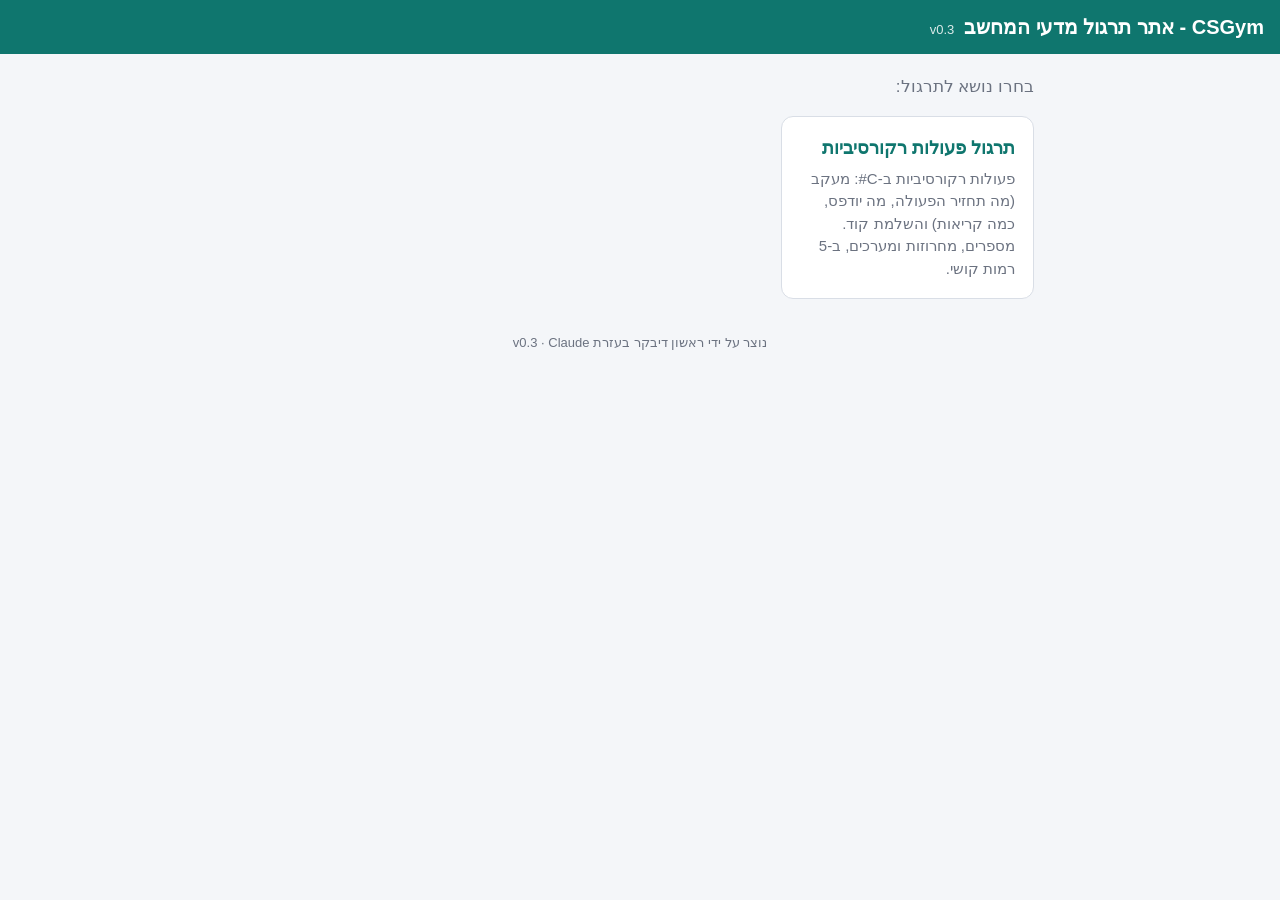
<file: index.html>
<!doctype html>
<html lang="he" dir="rtl">
<head>
<meta charset="utf-8">
<meta name="viewport" content="width=device-width, initial-scale=1">
<title>CSGym - אתר תרגול מדעי המחשב</title>
<style>
  :root { --bg: #f4f6f9; --card: #fff; --fg: #1f2937; --muted: #6b7280; --line: #d9dee6; --accent: #0f766e; --accent-soft: #e3f3f1; }
  * { box-sizing: border-box; }
  body { margin: 0; background: var(--bg); color: var(--fg);
         font-family: "Segoe UI", Arial, Helvetica, sans-serif; font-size: 17px; line-height: 1.5; }
  header { background: var(--accent); color: #fff; padding: 12px 16px; display: flex; flex-wrap: wrap; align-items: baseline; gap: 4px 10px; }
  header h1 { margin: 0; font-size: 20px; font-weight: 600; }
  header .ver { font-size: 13px; opacity: .85; }
  main { max-width: 820px; margin: 0 auto; padding: 16px; }
  .intro { color: var(--muted); margin: 4px 0 16px; }
  .topics { display: grid; grid-template-columns: repeat(auto-fill, minmax(240px, 1fr)); gap: 14px; }
  .card { display: block; background: var(--card); border: 1px solid var(--line); border-radius: 12px; padding: 18px;
          color: inherit; text-decoration: none; transition: border-color .15s, box-shadow .15s; }
  .card:hover, .card:focus-visible { border-color: var(--accent); box-shadow: 0 2px 10px rgba(15, 118, 110, .14); outline: none; }
  .card h2 { margin: 0 0 6px; font-size: 18px; color: var(--accent); }
  .card p { margin: 0; color: var(--muted); font-size: 15px; }
  footer { text-align: center; color: var(--muted); font-size: 13px; padding: 18px 16px 24px; }
  [dir=ltr] { unicode-bidi: isolate; }
</style>
</head>
<body>
<header>
  <h1>CSGym - אתר תרגול מדעי המחשב</h1>
  <span class="ver" dir="ltr" id="ver"></span>
</header>

<main>
  <p class="intro">בחרו נושא לתרגול:</p>

  <!-- נושא חדש: מעתיקים כרטיס אחד ומשנים כותרת, תיאור וקישור (תיקייה/index.html) -->
  <nav class="topics" aria-label="נושאים">
    <a class="card" href="recursion/index.html">
      <h2>תרגול פעולות רקורסיביות</h2>
      <p>פעולות רקורסיביות ב-C#: מעקב (מה תחזיר הפעולה, מה יודפס, כמה קריאות) והשלמת קוד. מספרים, מחרוזות ומערכים, ב-5 רמות קושי.</p>
    </a>
  </nav>
</main>

<footer>נוצר על ידי ראשון דיבקר בעזרת Claude · <span dir="ltr" id="ver2"></span></footer>

<script>
  // גרסת האתר. חייבת להיות זהה ל-VERSION בכל מודול (נבדק ב-recursion/tests.html)
  const VERSION = 'v0.3';
  document.getElementById('ver').textContent = VERSION;
  document.getElementById('ver2').textContent = VERSION;
</script>
</body>
</html>
</file>
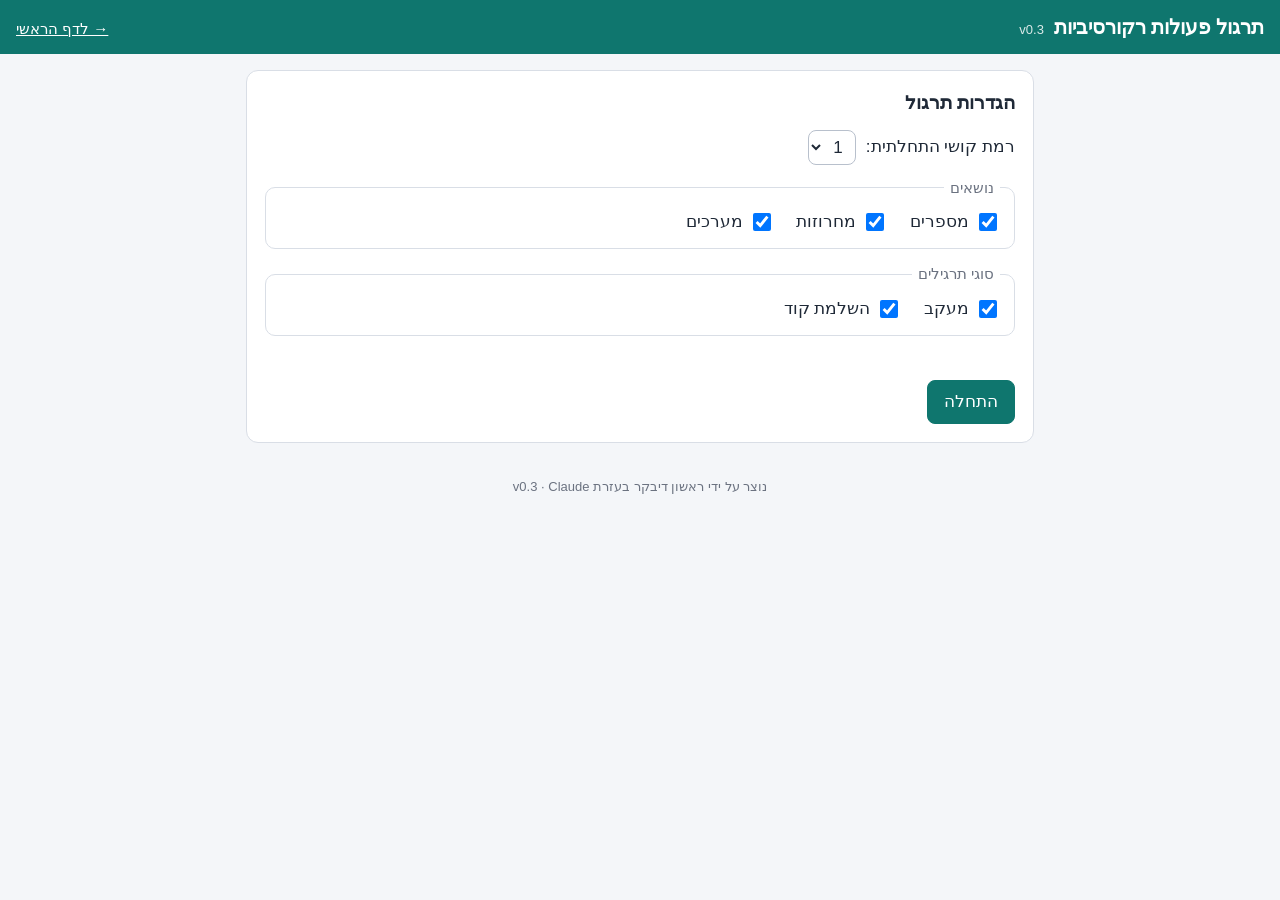
<file: recursion/index.html>
<!doctype html>
<html lang="he" dir="rtl">
<head>
<meta charset="utf-8">
<meta name="viewport" content="width=device-width, initial-scale=1">
<title>תרגול פעולות רקורסיביות</title>
<link rel="stylesheet" href="../common/style.css">
</head>
<body>
<header>
  <h1>תרגול פעולות רקורסיביות</h1>
  <span class="ver" dir="ltr" id="ver"></span>
  <a class="home" href="../index.html">→ לדף הראשי</a>
</header>

<main>
  <section id="setup" class="card">
    <h2>הגדרות תרגול</h2>
    <label class="row">רמת קושי התחלתית:
      <select id="level">
        <option value="1">1</option>
        <option value="2">2</option>
        <option value="3">3</option>
        <option value="4">4</option>
        <option value="5">5</option>
      </select>
    </label>
    <fieldset>
      <legend>נושאים</legend>
      <label class="opt"><input type="checkbox" name="topic" value="num" checked> מספרים</label>
      <label class="opt"><input type="checkbox" name="topic" value="str" checked> מחרוזות</label>
      <label class="opt"><input type="checkbox" name="topic" value="arr" checked> מערכים</label>
    </fieldset>
    <fieldset>
      <legend>סוגי תרגילים</legend>
      <label class="opt"><input type="checkbox" name="mode" value="trace" checked> מעקב</label>
      <label class="opt"><input type="checkbox" name="mode" value="fill" checked> השלמת קוד</label>
    </fieldset>
    <p id="setNote" class="note"></p>
    <button id="start" class="primary">התחלה</button>
  </section>

  <section id="play" class="card" hidden></section>
</main>

<footer>נוצר על ידי ראשון דיבקר בעזרת Claude · <span dir="ltr" id="ver2"></span></footer>

<!-- ======================= מנוע (ללא DOM) ======================= -->
<script src="../common/csharp.js"></script>
<script src="../common/core.js"></script>
<script id="engine">
(function (global) {
  'use strict';

  const VERSION = 'v0.3';
  const MAX_LEVEL = 5;
  const MAX_ATTEMPTS = 3;
  const MAX_TRIES = 60;   // הגרלות קלט עד תרגיל שמתאים למגבלות
  // מגבלות לתרגיל מעקב שפותרים ביד
  const LIMITS = { calls: 41, depth: 15, out: 40, str: 20, int: 1e6 };
  const CUR_SHARE = 0.6;   // חלק התרגילים מהרמה הנוכחית

  const { makeRng, randomSeed, esc, inlineCode } = global.Core;
  const { parseProgram, run, literal, arr, ch } = global.CS;

  // ---------------- קלטים ----------------
  const numK = (rng, k) => { let n = rng.int(1, 9); for (let i = 1; i < k; i++) n = n * 10 + rng.int(0, 9); return n; };
  const fromDigits = d => Number(d.join(''));
  const word = (rng, len, abc = 'abc') => Array.from({ length: len }, () => rng.pick(abc.split(''))).join('');
  const ints = (rng, len, lo, hi) => arr('int', Array.from({ length: len }, () => rng.int(lo, hi)));
  function palWord(rng, len, abc) {
    const half = word(rng, Math.floor(len / 2), abc), mid = len % 2 ? word(rng, 1, abc) : '';
    let s = half + mid + half.split('').reverse().join('');
    if (rng.next() < 0.5) {   // שובר פלינדרום: תו אחד בחצי הראשון
      const i = rng.int(0, Math.floor(len / 2) - 1), c = rng.pick(abc.split('').filter(x => x !== s[i]));
      s = s.slice(0, i) + c + s.slice(i + 1);
    }
    return s;
  }

  /* ---------------- תבניות ----------------
   * code: הקוד ב-C#. $F = שם הפעולה הנקראת, $G = פעולת עזר.
   *       «...» מסמן חור עתידי בתרגילי השלמה (בתרגיל מעקב הסימון פשוט נמחק).
   * args(rng): ערכי הקלט לקריאה.  topic: num | str | arr
   */
  const T = [
    // ----- רמה 1: פרמטר int אחד, רקורסיה פשוטה -----
    { id: 'sumTo', level: 1, topic: 'num', args: r => [r.int(3, 7)], code: `
public static int $F(int n)
{
    if («n == 0»)
        return «0»;
    return «n + $F(n - 1)»;
}` },
    { id: 'fact', level: 1, topic: 'num', args: r => [r.int(3, 6)], code: `
public static int $F(int n)
{
    if («n == 1»)
        return «1»;
    return «n * $F(n - 1)»;
}` },
    { id: 'sumStep2', level: 1, topic: 'num', args: r => [r.int(5, 12)], code: `
public static int $F(int n)
{
    if («n <= 0»)
        return «0»;
    return «n + $F(n - 2)»;
}` },
    { id: 'pow2', level: 1, topic: 'num', args: r => [r.int(3, 8)], code: `
public static int $F(int n)
{
    if («n == 0»)
        return «1»;
    return «2 * $F(n - 1)»;
}` },
    { id: 'squares', level: 1, topic: 'num', args: r => [r.int(3, 7)], code: `
public static int $F(int n)
{
    if («n == 1»)
        return «1»;
    return «$F(n - 1) + 2 * n - 1»;
}` },

    // ----- רמה 2: ספרות, שני פרמטרים, bool -----
    { id: 'sumDigits', level: 2, topic: 'num', args: r => [numK(r, r.int(3, 5))], code: `
public static int $F(int n)
{
    if («n < 10»)
        return «n»;
    return «n % 10 + $F(n / 10)»;
}` },
    { id: 'countDigits', level: 2, topic: 'num', args: r => [numK(r, r.int(3, 6))], code: `
public static int $F(int n)
{
    if («n < 10»)
        return «1»;
    return «1 + $F(n / 10)»;
}` },
    { id: 'maxDigit', level: 2, topic: 'num', args: r => [numK(r, r.int(3, 5))], code: `
public static int $F(int n)
{
    if («n < 10»)
        return «n»;
    return «Math.Max(n % 10, $F(n / 10))»;
}` },
    { id: 'hasDigit', level: 2, topic: 'num', code: `
public static bool $F(int n, int d)
{
    if («n == 0»)
        return «false»;
    if («n % 10 == d»)
        return «true»;
    return «$F(n / 10, d)»;
}`, args: r => {
      const n = numK(r, r.int(3, 5)), ds = String(n).split('').map(Number);
      const out = [0, 1, 2, 3, 4, 5, 6, 7, 8, 9].filter(d => !ds.includes(d));
      return [n, r.next() < 0.5 || !out.length ? r.pick(ds) : r.pick(out)];
    } },
    { id: 'countDigit', level: 2, topic: 'num', code: `
public static int $F(int n, int d)
{
    if («n == 0»)
        return «0»;
    if («n % 10 == d»)
        return «1 + $F(n / 10, d)»;
    return «$F(n / 10, d)»;
}`, args: r => {
      const d = r.int(1, 9), len = r.int(5, 6), k = r.int(2, 3);
      const ds = Array.from({ length: len }, () => r.int(0, 9));
      r.shuffle([...Array(len).keys()]).slice(0, k).forEach(i => (ds[i] = d));
      if (ds[0] === 0) ds[0] = d;
      return [fromDigits(ds), d];
    } },
    { id: 'allEven', level: 2, topic: 'num', code: `
public static bool $F(int n)
{
    if («n < 10»)
        return «n % 2 == 0»;
    return «n % 2 == 0 && $F(n / 10)»;
}`, args: r => {
      const len = r.int(3, 5), ds = Array.from({ length: len }, (_, i) => r.pick(i ? [0, 2, 4, 6, 8] : [2, 4, 6, 8]));
      if (r.next() < 0.5) { const i = r.int(0, len - 1); ds[i] = r.pick([1, 3, 5, 7, 9]); }
      return [fromDigits(ds)];
    } },
    { id: 'power', level: 2, topic: 'num', args: r => [r.int(2, 5), r.int(2, 4)], code: `
public static int $F(int b, int e)
{
    if («e == 0»)
        return «1»;
    return «b * $F(b, e - 1)»;
}` },
    { id: 'mult', level: 2, topic: 'num', args: r => [r.int(2, 9), r.int(2, 6)], code: `
public static int $F(int a, int b)
{
    if («b == 0»)
        return «0»;
    return «a + $F(a, b - 1)»;
}` },
    { id: 'divSub', level: 2, topic: 'num', args: r => [r.int(10, 40), r.int(3, 7)], code: `
public static int $F(int a, int b)
{
    if («a < b»)
        return «0»;
    return «1 + $F(a - b, b)»;
}` },
    { id: 'modSub', level: 2, topic: 'num', args: r => [r.int(10, 40), r.int(3, 7)], code: `
public static int $F(int a, int b)
{
    if («a < b»)
        return «a»;
    return «$F(a - b, b)»;
}` },
    { id: 'gcd', level: 2, topic: 'num', code: `
public static int $F(int a, int b)
{
    if («b == 0»)
        return «a»;
    return «$F(b, a % b)»;
}`, args: r => { const g = r.int(2, 9), x = r.int(2, 12), y = r.int(2, 12); return [g * x, g * y]; } },

    // ----- רמה 3: מחרוזות, מערכים, הדפסה -----
    { id: 'countChar', level: 3, topic: 'str', args: r => [word(r, r.int(5, 8)), ch(r.pick(['a', 'b']))], code: `
public static int $F(string s, char c)
{
    if («s.Length == 0»)
        return «0»;
    if («s[0] == c»)
        return «1 + $F(s.Substring(1), c)»;
    return «$F(s.Substring(1), c)»;
}` },
    { id: 'reverse', level: 3, topic: 'str', args: r => [word(r, r.int(3, 6), 'abcdefgh')], code: `
public static string $F(string s)
{
    if («s.Length <= 1»)
        return «s»;
    return «$F(s.Substring(1)) + s[0]»;
}` },
    { id: 'removeChar', level: 3, topic: 'str', args: r => [word(r, r.int(5, 7)), ch(r.pick(['a', 'b']))], code: `
public static string $F(string s, char c)
{
    if («s.Length == 0»)
        return «""»;
    if («s[0] == c»)
        return «$F(s.Substring(1), c)»;
    return «s[0] + $F(s.Substring(1), c)»;
}` },
    { id: 'isPal', level: 3, topic: 'str', args: r => [palWord(r, r.int(4, 7), 'abc')], code: `
public static bool $F(string s)
{
    if («s.Length <= 1»)
        return «true»;
    if («s[0] != s[s.Length - 1]»)
        return «false»;
    return «$F(s.Substring(1, s.Length - 2))»;
}` },
    { id: 'arrSum', level: 3, topic: 'arr', args: r => [ints(r, r.int(4, 6), 1, 20), r.int(0, 1)], code: `
public static int $F(int[] arr, int i)
{
    if («i == arr.Length»)
        return «0»;
    return «arr[i] + $F(arr, i + 1)»;
}` },
    { id: 'arrMax', level: 3, topic: 'arr', args: r => [ints(r, r.int(4, 6), 1, 50), 0], code: `
public static int $F(int[] arr, int i)
{
    if («i == arr.Length - 1»)
        return «arr[i]»;
    return «Math.Max(arr[i], $F(arr, i + 1))»;
}` },
    { id: 'arrCountEven', level: 3, topic: 'arr', args: r => [ints(r, r.int(5, 7), 1, 30), 0], code: `
public static int $F(int[] arr, int i)
{
    if («i == arr.Length»)
        return «0»;
    if («arr[i] % 2 == 0»)
        return «1 + $F(arr, i + 1)»;
    return «$F(arr, i + 1)»;
}` },
    { id: 'printDigitsRev', level: 3, topic: 'num', args: r => [numK(r, r.int(3, 5))], code: `
public static void $F(int n)
{
    if («n > 0»)
    {
        Console.Write(n % 10 + " ");
        $F(«n / 10»);
    }
}` },
    { id: 'printDigits', level: 3, topic: 'num', args: r => [numK(r, r.int(3, 5))], code: `
public static void $F(int n)
{
    if («n > 0»)
    {
        $F(«n / 10»);
        Console.Write(n % 10 + " ");
    }
}` },
    { id: 'printUp', level: 3, topic: 'num', args: r => [r.int(3, 6)], code: `
public static void $F(int n)
{
    if («n == 0»)
        return;
    $F(«n - 1»);
    Console.Write(n + " ");
}` },
    { id: 'printBinary', level: 3, topic: 'num', args: r => [r.int(5, 40)], code: `
public static void $F(int n)
{
    if («n > 0»)
    {
        $F(«n / 2»);
        Console.Write(n % 2);
    }
}` },
    { id: 'printRevStr', level: 3, topic: 'str', args: r => [word(r, r.int(3, 6), 'abcdefgh')], code: `
public static void $F(string s)
{
    if («s.Length > 0»)
    {
        $F(«s.Substring(1)»);
        Console.Write(s[0]);
    }
}` },
    { id: 'removeDigits', level: 3, topic: 'str', args: r => [word(r, r.int(5, 7), 'ab12')], code: `
public static string $F(string s)
{
    if («s.Length == 0»)
        return «""»;
    if («char.IsDigit(s[0])»)
        return «$F(s.Substring(1))»;
    return «s[0] + $F(s.Substring(1))»;
}` },

    // ----- רמה 4: שתי קריאות, הדפסה לפני ואחרי, צבירה -----
    { id: 'fib', level: 4, topic: 'num', args: r => [r.int(4, 6)], code: `
public static int $F(int n)
{
    if («n <= 1»)
        return «n»;
    return «$F(n - 1) + $F(n - 2)»;
}` },
    { id: 'halfOrMinus', level: 4, topic: 'num', args: r => [r.int(10, 60)], code: `
public static int $F(int n)
{
    if («n == 0»)
        return «0»;
    if («n % 2 == 0»)
        return «$F(n / 2) + 1»;
    return «$F(n - 1) + 1»;
}` },
    { id: 'printBeforeAfter', level: 4, topic: 'num', args: r => [r.int(2, 4)], code: `
public static void $F(int n)
{
    if («n == 0»)
        return;
    Console.Write(n + " ");
    $F(«n - 1»);
    Console.Write(n + " ");
}` },
    { id: 'printRuler', level: 4, topic: 'num', args: r => [r.int(2, 3)], code: `
public static void $F(int n)
{
    if («n == 0»)
        return;
    $F(«n - 1»);
    Console.Write(n + " ");
    $F(«n - 1»);
}` },
    { id: 'binom', level: 4, topic: 'num', args: r => { const n = r.int(4, 6); return [n, r.int(1, n - 1)]; }, code: `
public static int $F(int n, int k)
{
    if («k == 0 || k == n»)
        return «1»;
    return «$F(n - 1, k - 1) + $F(n - 1, k)»;
}` },
    { id: 'revAcc', level: 4, topic: 'num', args: r => [numK(r, r.int(3, 4)), 0], code: `
public static int $F(int n, int acc)
{
    if («n == 0»)
        return «acc»;
    return «$F(n / 10, acc * 10 + n % 10)»;
}` },
    { id: 'swapEnds', level: 4, topic: 'str', args: r => [word(r, r.int(4, 7), 'abcdefgh')], code: `
public static string $F(string s)
{
    if («s.Length < 2»)
        return «s»;
    return «s[s.Length - 1] + $F(s.Substring(1, s.Length - 2)) + s[0]»;
}` },
    { id: 'adjacentPairs', level: 4, topic: 'str', args: r => [word(r, r.int(5, 8), 'ab'), 0], code: `
public static int $F(string s, int i)
{
    if («i >= s.Length - 1»)
        return «0»;
    if («s[i] == s[i + 1]»)
        return «1 + $F(s, i + 1)»;
    return «$F(s, i + 1)»;
}` },
    { id: 'arrMaxIndex', level: 4, topic: 'arr', args: r => [ints(r, r.int(4, 6), 1, 50), 0], code: `
public static int $F(int[] arr, int i)
{
    if («i == arr.Length - 1»)
        return «i»;
    int j = $F(arr, i + 1);
    if («arr[i] > arr[j]»)
        return «i»;
    return «j»;
}` },

    // ----- רמה 5: פעולת עזר, רקורסיה הדדית, חלוקה לחצאים -----
    { id: 'palHelper', level: 5, topic: 'str', args: r => [palWord(r, r.int(5, 8), 'abc')], code: `
public static bool $G(string s, int lo, int hi)
{
    if («lo >= hi»)
        return «true»;
    if («s[lo] != s[hi]»)
        return «false»;
    return «$G(s, lo + 1, hi - 1)»;
}

public static bool $F(string s)
{
    return $G(s, 0, s.Length - 1);
}` },
    { id: 'sortedHelper', level: 5, topic: 'arr', code: `
public static bool $G(int[] arr, int i)
{
    if («i >= arr.Length - 1»)
        return «true»;
    return «arr[i] <= arr[i + 1] && $G(arr, i + 1)»;
}

public static bool $F(int[] arr)
{
    return $G(arr, 0);
}`, args: r => {
      const a = ints(r, r.int(4, 6), 1, 40).sort((x, y) => x - y);
      if (r.next() < 0.5) { const i = r.int(0, a.length - 2); [a[i], a[i + 1]] = [a[i + 1], a[i]]; }
      return [a];
    } },
    { id: 'mutual', level: 5, topic: 'num', args: r => [r.int(3, 9)], code: `
public static bool $F(int n)
{
    if («n == 0»)
        return «true»;
    return «$G(n - 1)»;
}

public static bool $G(int n)
{
    if («n == 0»)
        return «false»;
    return «$F(n - 1)»;
}` },
    { id: 'descents', level: 5, topic: 'num', args: r => [numK(r, r.int(4, 6))], code: `
public static int $F(int n)
{
    if («n < 10»)
        return «0»;
    int last = n % 10;
    int prev = n / 10 % 10;
    if («prev > last»)
        return «1 + $F(n / 10)»;
    return «$F(n / 10)»;
}` },
    { id: 'halvesSum', level: 5, topic: 'arr', args: r => { const a = ints(r, r.int(4, 6), 1, 20); return [a, 0, a.length - 1]; }, code: `
public static int $F(int[] arr, int lo, int hi)
{
    if («lo == hi»)
        return «arr[lo]»;
    int mid = (lo + hi) / 2;
    return «$F(arr, lo, mid) + $F(arr, mid + 1, hi)»;
}` },
  ];
  const BY_ID = Object.fromEntries(T.map(t => [t.id, t]));
  const TOPIC_NAMES = { num: 'מספרים', str: 'מחרוזות', arr: 'מערכים' };
  const NAMES = ['What', 'Secret', 'Mystery', 'Sod', 'Something', 'Calc', 'Func', 'Magic'];
  const HELPERS = ['Help', 'Aux', 'Inner', 'Check'];

  /* ---------------- טענות יציאה וקלטי קצה ----------------
   * doc: מה הפעולה עושה (מוצג בתרגיל השלמה). `...` = קוד; $F/$G = שמות הפעולות.
   * edge: קלטים שתמיד נבדקים בהשלמת קוד, בנוסף לקלטים אקראיים מ-args. כולם בתוך תנאי הכניסה של doc.
   */
  const A = (...xs) => arr('int', xs);
  const SPEC = {
    sumTo: { doc: 'מקבלת מספר שלם `n` (`n >= 0`) ומחזירה את הסכום `0 + 1 + 2 + ... + n`.', edge: [[0], [1]] },
    fact: { doc: 'מקבלת מספר שלם `n` (`n >= 1`) ומחזירה את העצרת `1 * 2 * ... * n`.', edge: [[1], [2]] },
    sumStep2: { doc: 'מקבלת מספר שלם `n` ומחזירה את הסכום `n + (n-2) + (n-4) + ...` של האיברים החיוביים בלבד. אם `n <= 0`, מחזירה 0.', edge: [[0], [1], [2], [-3]] },
    pow2: { doc: 'מקבלת מספר שלם `n` (`n >= 0`) ומחזירה את 2 בחזקת `n`.', edge: [[0], [1]] },
    squares: { doc: 'מקבלת מספר שלם `n` (`n >= 1`) ומחזירה את `n * n`, כסכום המספרים האי-זוגיים `1 + 3 + 5 + ... + (2n - 1)`.', edge: [[1], [2]] },
    sumDigits: { doc: 'מקבלת מספר שלם חיובי `n` ומחזירה את סכום הספרות שלו.', edge: [[5], [10], [909]] },
    countDigits: { doc: 'מקבלת מספר שלם חיובי `n` ומחזירה את מספר הספרות שלו.', edge: [[7], [10], [100000]] },
    maxDigit: { doc: 'מקבלת מספר שלם חיובי `n` ומחזירה את הספרה הגדולה ביותר בו.', edge: [[3], [10], [90], [19]] },
    hasDigit: { doc: 'מקבלת מספר שלם חיובי `n` וספרה `d`, ומחזירה `true` אם `d` מופיעה ב-`n`, אחרת `false`.', edge: [[7, 7], [7, 3], [100, 1], [105, 0]] },
    countDigit: { doc: 'מקבלת מספר שלם חיובי `n` וספרה `d` (בין 1 ל-9), ומחזירה כמה פעמים `d` מופיעה ב-`n`.', edge: [[5, 5], [123, 4], [55, 5]] },
    allEven: { doc: 'מקבלת מספר שלם חיובי `n` ומחזירה `true` אם כל הספרות שלו זוגיות, אחרת `false`.', edge: [[8], [7], [10], [20], [21], [12]] },
    power: { doc: 'מקבלת שני מספרים שלמים `b` ו-`e` (`e >= 0`) ומחזירה את `b` בחזקת `e`.', edge: [[3, 0], [5, 1], [0, 2]] },
    mult: { doc: 'מקבלת שני מספרים שלמים `a` ו-`b` (`b >= 0`) ומחזירה את המכפלה `a * b`, בעזרת חיבור בלבד.', edge: [[4, 0], [0, 3], [7, 1]] },
    divSub: { doc: 'מקבלת מספר שלם `a >= 0` ומספר שלם `b > 0`, ומחזירה את המנה השלמה `a / b`, בעזרת חיסור בלבד.', edge: [[0, 3], [5, 5], [4, 5], [10, 1]] },
    modSub: { doc: 'מקבלת מספר שלם `a >= 0` ומספר שלם `b > 0`, ומחזירה את השארית `a % b`, בעזרת חיסור בלבד.', edge: [[0, 3], [5, 5], [4, 5], [10, 1]] },
    gcd: { doc: 'מקבלת שני מספרים שלמים חיוביים `a` ו-`b`, ומחזירה את המחלק המשותף הגדול ביותר שלהם.', edge: [[7, 7], [12, 5], [5, 12], [9, 3]] },
    countChar: { doc: 'מקבלת מחרוזת `s` ותו `c`, ומחזירה כמה פעמים `c` מופיע ב-`s`.', edge: [['', ch('a')], ['a', ch('a')], ['bbb', ch('a')], ['ab', ch('b')]] },
    reverse: { doc: 'מקבלת מחרוזת `s` ומחזירה אותה בסדר הפוך.', edge: [[''], ['x'], ['ab']] },
    removeChar: { doc: 'מקבלת מחרוזת `s` ותו `c`, ומחזירה את `s` בלי כל המופעים של `c`.', edge: [['', ch('a')], ['aaa', ch('a')], ['b', ch('a')], ['bab', ch('a')]] },
    isPal: { doc: 'מקבלת מחרוזת `s` ומחזירה `true` אם היא פלינדרום (נקראת אותו דבר משני הכיוונים), אחרת `false`.', edge: [[''], ['a'], ['ab'], ['aa'], ['aba'], ['abca']] },
    arrSum: { doc: 'מקבלת מערך `arr` ומספר `i` (בין 0 ל-`arr.Length`), ומחזירה את סכום האיברים מהמקום `i` ועד סוף המערך.', edge: [[A(5), 0], [A(5), 1], [A(1, 2), 2], [A(1, 2), 1]] },
    arrMax: { doc: 'מקבלת מערך `arr` ומספר `i` (בין 0 ל-`arr.Length - 1`), ומחזירה את האיבר הגדול ביותר מהמקום `i` ועד סוף המערך.', edge: [[A(5), 0], [A(3, 9, 2), 2], [A(9, 3), 0], [A(3, 9), 0]] },
    arrCountEven: { doc: 'מקבלת מערך `arr` ומספר `i` (בין 0 ל-`arr.Length`), ומחזירה כמה איברים זוגיים יש מהמקום `i` ועד סוף המערך.', edge: [[A(), 0], [A(2), 0], [A(1, 3), 0], [A(2, 4), 1]] },
    printDigitsRev: { doc: 'מקבלת מספר שלם חיובי `n` ומדפיסה את הספרות שלו מהאחרונה לראשונה, עם רווח אחרי כל ספרה.', edge: [[7], [10], [120]] },
    printDigits: { doc: 'מקבלת מספר שלם חיובי `n` ומדפיסה את הספרות שלו מהראשונה לאחרונה, עם רווח אחרי כל ספרה.', edge: [[7], [10], [120]] },
    printUp: { doc: 'מקבלת מספר שלם `n` (`n >= 0`) ומדפיסה את המספרים מ-1 עד `n` בסדר עולה, עם רווח אחרי כל מספר.', edge: [[0], [1], [2]] },
    printBinary: { doc: 'מקבלת מספר שלם חיובי `n` ומדפיסה את הייצוג שלו בבסיס 2.', edge: [[1], [2], [8], [5]] },
    printRevStr: { doc: 'מקבלת מחרוזת `s` ומדפיסה את התווים שלה בסדר הפוך.', edge: [[''], ['a'], ['ab']] },
    removeDigits: { doc: 'מקבלת מחרוזת `s` ומחזירה את `s` בלי הספרות שבה.', edge: [[''], ['12'], ['a1b'], ['ab']] },
    fib: { doc: 'מקבלת מספר שלם `n` (`n >= 0`) ומחזירה את האיבר ה-`n` בסדרת פיבונאצ\'י `0, 1, 1, 2, 3, 5, 8, ...` (האיבר ה-0 הוא 0).', edge: [[0], [1], [2], [7]] },
    halfOrMinus: { doc: 'מקבלת מספר שלם `n` (`n >= 0`) ומחזירה כמה צעדים צריך כדי להגיע ממנו ל-0, כשבכל צעד מספר זוגי מתחלק ב-2, ומספר אי-זוגי קטן ב-1.', edge: [[0], [1], [2], [16], [7]] },
    printBeforeAfter: { doc: 'מקבלת מספר שלם `n` (`n >= 0`) ומדפיסה את המספרים מ-`n` עד 1 ואחר כך מ-1 עד `n`, עם רווח אחרי כל מספר. למשל עבור 2: `2 1 1 2`.', edge: [[0], [1], [2]] },
    printRuler: { doc: 'מקבלת מספר שלם `n` (`n >= 0`) ומדפיסה "סרגל": הפלט עבור `n - 1`, אחריו `n` ורווח, ואחריו שוב הפלט עבור `n - 1`. למשל עבור 2: `1 2 1`.', edge: [[0], [1], [2]] },
    binom: { doc: 'מקבלת `n` ו-`k` (`0 <= k <= n`) ומחזירה בכמה דרכים אפשר לבחור `k` איברים מתוך `n`. מתקיים: מספר הדרכים עבור `(n, k)` שווה לסכום מספרי הדרכים עבור `(n-1, k-1)` ועבור `(n-1, k)`.', edge: [[3, 0], [3, 3], [1, 1], [4, 2]] },
    revAcc: { doc: 'מקבלת `n >= 0` ו-`acc`, ומחזירה את `acc` שאחריו נכתבות הספרות של `n` בסדר הפוך. למשל `$F(123, 0)` מחזירה 321, ו-`$F(12, 5)` מחזירה 521.', edge: [[0, 0], [5, 0], [12, 3], [120, 0]] },
    swapEnds: { doc: 'מקבלת מחרוזת `s` ומחזירה אותה בסדר הפוך. בכל שלב היא מטפלת בשני הקצוות, ואת האמצע הופכת בקריאה רקורסיבית.', edge: [[''], ['a'], ['ab'], ['abc']] },
    adjacentPairs: { doc: 'מקבלת מחרוזת `s` ומספר `i` (`i >= 0`), ומחזירה בכמה מקומות, מהמקום `i` והלאה, יש תו ששווה לתו שאחריו.', edge: [['', 0], ['a', 0], ['aa', 0], ['aab', 1], ['aab', 0]] },
    arrMaxIndex: { doc: 'מקבלת מערך `arr` ומספר `i` (בין 0 ל-`arr.Length - 1`), ומחזירה את האינדקס של האיבר הגדול ביותר מהמקום `i` ועד הסוף. אם הוא מופיע כמה פעמים, מחזירה את האינדקס האחרון מביניהם.', edge: [[A(4), 0], [A(2, 2), 0], [A(1, 5, 3), 0], [A(9, 5, 3), 0], [A(1, 5, 3), 2]] },
    palHelper: { doc: '`$F` מקבלת מחרוזת `s` ומחזירה `true` אם היא פלינדרום, אחרת `false`. היא נעזרת ב-`$G`, שבודקת את חלק המחרוזת שבין המקומות `lo` ו-`hi`.', edge: [[''], ['a'], ['ab'], ['aba'], ['abca']] },
    sortedHelper: { doc: '`$F` מקבלת מערך ומחזירה `true` אם הוא ממוין בסדר עולה (כל איבר קטן או שווה לאיבר שאחריו), אחרת `false`. היא נעזרת ב-`$G`, שבודקת מהמקום `i` והלאה.', edge: [[A()], [A(1)], [A(2, 1)], [A(1, 1)], [A(1, 3, 2)]] },
    mutual: { doc: '`$F` מחזירה `true` אם `n` (`n >= 0`) זוגי, ו-`$G` מחזירה `true` אם `n` אי-זוגי. כל אחת נעזרת בשנייה.', edge: [[0], [1], [2]] },
    descents: { doc: 'מקבלת מספר שלם חיובי `n` ומחזירה בכמה מקומות יש ב-`n` ספרה שגדולה מהספרה שמימינה. למשל עבור 5213 התשובה היא 2.', edge: [[5], [10], [21], [12], [321], [111]] },
    halvesSum: { doc: 'מקבלת מערך `arr` ושני מקומות `lo <= hi`, ומחזירה את סכום האיברים מ-`lo` עד `hi` (כולל). היא מחלקת את הקטע לשני חצאים.', edge: [[A(5), 0, 0], [A(1, 2), 0, 1], [A(1, 2, 3), 1, 2], [A(4, 5, 6), 0, 2]] },
  };

  // הקוד להצגה: שמות פעולות, בלי סימוני חורים
  const codeOf = (t, F, G) => t.code.trim().replace(/\$F/g, F).replace(/\$G/g, G).replace(/[«»]/g, '');
  const progCache = new Map();
  function progOf(t) {   // ניתוח פעם אחת לכל תבנית (בשמות $F/$G קבועים)
    if (!progCache.has(t.id)) progCache.set(t.id, parseProgram(codeOf(t, 'F', 'G')));
    return progCache.get(t.id);
  }

  // ---------------- רמות ונושאים ----------------
  const minLevel = topics => Math.min(...T.filter(t => topics.includes(t.topic)).map(t => t.level));
  // כ-60% מהרמה הנוכחית, השאר מרמה נמוכה יותר (בסיכוי שווה), ואז תבנית בתוכה
  function pickTemplate(rng, level, topics, prevKind) {
    const pool = T.filter(t => topics.includes(t.topic) && t.level <= level);
    const levels = [...new Set(pool.map(t => t.level))].sort((a, b) => a - b);
    const top = levels[levels.length - 1];
    const lv = levels.length > 1 && rng.next() >= CUR_SHARE ? rng.pick(levels.slice(0, -1)) : top;
    let cands = pool.filter(t => t.level === lv && t.id !== prevKind);
    if (!cands.length) cands = pool.filter(t => t.level === lv);
    return rng.pick(cands);
  }

  // ---------------- תרגיל ----------------
  const countCalls = (node, name) => (node.name === name ? 1 : 0) + node.children.reduce((s, c) => s + countCalls(c, name), 0);
  const callText = (name, args) => `${name}(${args.map(a => (Array.isArray(a) ? 'arr' : literal(a))).join(', ')})`;

  // o: { level, topics, modes (['trace','fill'], ברירת מחדל: מעקב בלבד), prevKind, seed?, template? }
  function makeExercise(o) {
    const seed = o.seed !== undefined ? o.seed : randomSeed();
    const rng = makeRng(seed);
    const t = o.template ? BY_ID[o.template] : pickTemplate(rng, o.level, o.topics || ['num', 'str', 'arr'], o.prevKind);
    const prog = progOf(t), ret = prog.funcs.F.ret, helper = /\$G/.test(t.code);
    const F = rng.pick(NAMES), G = rng.pick(HELPERS);
    const mode = o.mode || rng.pick(o.modes || ['trace']);
    if (mode === 'fill') return makeFill(t, rng, { ...o, level: o.level || t.level }, seed, F, G, ret);
    // מעקב: ערך מוחזר / פלט, ומרמה 3 לפעמים "כמה קריאות" (רק בפעולה אחת שקוראת לעצמה)
    const q = ret === 'void' ? 'out' : o.level >= 3 && !helper && rng.next() < 0.3 ? 'calls' : 'ret';
    for (let i = 0; i < MAX_TRIES; i++) {
      const args = t.args(rng);
      const r = run(prog, 'F', args, { trace: true });
      const v = r.value;
      if (r.calls > LIMITS.calls || r.depth > LIMITS.depth || r.out.length > LIMITS.out) continue;
      if (typeof v === 'string' && v.length > LIMITS.str) continue;
      if (typeof v === 'number' && Math.abs(v) > LIMITS.int) continue;
      if (q === 'out' && !r.out.trim()) continue;
      const arrArg = args.find(Array.isArray);
      return {
        mode: 'trace', kind: t.id, seed, level: o.level || t.level, tlevel: t.level, topic: t.topic, q, ret, helper,
        name: F, helperName: G, code: codeOf(t, F, G), args,
        call: callText(F, args), decl: arrArg ? `int[] arr = ${literal(arrArg)};` : null,
        value: v, out: r.out, calls: q === 'calls' ? countCalls(r.tree, 'F') : r.calls, tree: r.tree,
      };
    }
    throw new Error(`no valid input for ${t.id} (seed ${seed})`);
  }

  // ---------------- שאלה, תשובה ובדיקה ----------------
  function questionHtml(ex) {
    const pre = ex.decl ? `בהינתן המערך ${inlineCode(ex.decl)}, ` : '';
    if (ex.q === 'out') return `${pre}מה יודפס בעקבות הקריאה ${inlineCode(ex.call)}?`;
    if (ex.q === 'calls') return `${pre}כמה פעמים תיקרא הפעולה ${inlineCode(ex.name)} בעקבות הקריאה ${inlineCode(ex.call)}, כולל הקריאה הזו?`;
    return `${pre}מה תחזיר הקריאה ${inlineCode(ex.call)}?`;
  }
  const normOut = s => s.replace(/\s+/g, ' ').trim();
  const noSpace = s => s.replace(/\s+/g, '');
  const unquote = (s, q) => (s.length >= 2 && s[0] === q && s[s.length - 1] === q ? s.slice(1, -1) : s);
  // ערך מוחזר כפי שהתלמיד כותב אותו: מספר, true/false, מחרוזת (עם או בלי ""), תו (עם או בלי '')
  function checkValue(raw, v, ret) {
    const s = raw.trim();
    if (ret === 'int') {
      if (!/^-?\d+$/.test(s.replace(/\s/g, ''))) return { invalid: 'נא להקליד מספר שלם.' };
      return { ok: Number(s.replace(/\s/g, '')) === v };
    }
    if (ret === 'bool') {
      if (!/^(true|false)$/i.test(s)) return { invalid: 'נא לכתוב true או false.' };
      return { ok: s.toLowerCase() === String(v) };
    }
    if (ret === 'char') {
      const c = unquote(s, "'");
      if (c.length !== 1) return { invalid: 'נא לכתוב תו אחד.' };
      return { ok: c.charCodeAt(0) === v.c };
    }
    if (!s) return { invalid: 'לא הוקלדה תשובה. מחרוזת ריקה כותבים כ-"".' };
    const w = unquote(s, '"');
    if (w === v) return { ok: true };
    return { ok: false, hint: w.toLowerCase() === v.toLowerCase() ? 'שימו לב לאותיות גדולות וקטנות.' : undefined };
  }
  function answerSpec(ex) {
    if (ex.q === 'out') return {
      type: 'text', label: 'הפלט', width: 14, shown: inlineCode(normOut(ex.out)),
      check(raw) {
        if (!raw.trim()) return { invalid: 'לא הוקלדה תשובה.' };
        if (normOut(raw) === normOut(ex.out)) return { ok: true };
        if (noSpace(raw) === noSpace(ex.out)) return { invalid: 'כמעט: בדקו את הרווחים בין הערכים בפלט.' };
        return { ok: false };
      },
    };
    if (ex.q === 'calls') return {
      type: 'text', label: 'מספר הקריאות', width: 6, shown: inlineCode(String(ex.calls)),
      check: raw => checkValue(raw, ex.calls, 'int'),
    };
    return {
      type: 'text', label: 'הערך המוחזר', width: ex.ret === 'string' ? 12 : 8, shown: inlineCode(literal(ex.value)),
      check: raw => checkValue(raw, ex.value, ex.ret),
    };
  }

  // ---------------- פתרון: מעקב אחר הקריאות ----------------
  const MAX_TRACE = 60;
  function traceLines(ex) {
    const lines = [], rename = n => (n === 'F' ? ex.name : ex.helperName);
    const walk = (node, d) => {
      if (lines.length > MAX_TRACE) return;
      const ind = '<span class="gd">' + '│ '.repeat(d) + '</span>';
      const head = `${esc(rename(node.name))}(${esc(node.args.join(', '))})`;
      const ret = node.ret === undefined ? '' : ` <span class="ret">→ ${esc(literal(node.ret))}</span>`;
      if (!node.events.length) { lines.push(ind + head + ret); return; }
      lines.push(ind + head);
      for (const e of node.events) {
        if (e.call) walk(e.call, d + 1);
        else lines.push(ind + '<span class="gd">│ </span>' + `<span class="pr">» ${esc(JSON.stringify(e.print).slice(1, -1))}</span>`);
      }
      if (ret) lines.push(ind + `<span class="gd">└</span>${ret}`);
    };
    walk(ex.tree, 0);
    if (lines.length > MAX_TRACE) { lines.length = MAX_TRACE; lines.push('…'); }
    return lines;
  }
  function traceHtml(ex) {
    const legend = ex.ret === 'void'
      ? 'כל שורה היא קריאה, וההזחה מראה מי קרא למי. <bdi dir="ltr">»</bdi> = מה שהודפס, לפי הסדר.'
      : 'כל שורה היא קריאה, וההזחה מראה מי קרא למי. <bdi dir="ltr">→</bdi> = הערך שהקריאה מחזירה.';
    let end = '';
    if (ex.q === 'out') end = `<p>הפלט: ${inlineCode(normOut(ex.out))}</p>`;
    else if (ex.q === 'calls') end = `<p>סך הכול ${ex.calls} קריאות ל-${inlineCode(ex.name)}.</p>`;
    else end = `<p>הקריאה ${inlineCode(ex.call)} מחזירה ${inlineCode(literal(ex.value))}.</p>`;
    return `<p class="muted">${legend}</p><div class="trace" dir="ltr">${traceLines(ex).join('\n')}</div>${end}`;
  }

  // ---------------- השלמת קוד ----------------
  // מספר החורים לפי רמת התלמיד (לא יותר ממה שיש בתבנית). החורים נבחרים באקראי מתוך «...» של התבנית.
  const BLANKS_BY_LEVEL = [1, 2, 2, 3, 3];
  const N_RANDOM_TESTS = 8;      // קלטים אקראיים בנוסף ל-edge
  const CHECK_STEPS = 200000;    // מגבלת צעדים לכל הרצה של תשובת התלמיד
  const cloneArg = a => (Array.isArray(a) ? arr(a.elem, a) : a);
  const solsOf = t => [...t.code.matchAll(/«([^»]*)»/g)].map(m => m[1]);
  // קריאה להצגה בתוך משפט: מערך נכתב כ-{1, 2}
  const callInline = (name, args) => `${name}(${args.map(literal).join(', ')})`;
  // טענת היציאה כ-HTML: `...` הוא קוד
  const docHtml = (doc, F, G) => doc.split('`').map((p, i) => {
    const s = p.replace(/\$F/g, F).replace(/\$G/g, G);
    return i % 2 ? inlineCode(s) : esc(s);
  }).join('');

  function makeFill(t, rng, o, seed, F, G, ret) {
    const sols = solsOf(t);
    const k = o.allBlanks ? sols.length : Math.min(sols.length, BLANKS_BY_LEVEL[o.level - 1]);   // allBlanks: לבדיקות
    const chosen = rng.shuffle([...sols.keys()]).slice(0, k).sort((a, b) => a - b);
    const named = s => s.replace(/\$F/g, F).replace(/\$G/g, G);
    let j = -1, bi = 0;
    // הקוד עם @1, @2 ... במקום החורים שנבחרו; שאר «...» מוצגים כרגיל
    const code = named(t.code.trim().replace(/«([^»]*)»/g, (m, x) => (chosen.includes(++j) ? '@' + ++bi : x)));
    // הקלטים: קלטי הקצה ואחריהם קלטים אקראיים (מחולל נפרד מה-seed)
    const ref = parseProgram(codeOf(t, F, G)), trng = makeRng((seed ^ 0x9E3779B9) >>> 0);
    const tests = [], keys = new Set();
    for (const args of SPEC[t.id].edge.concat(Array.from({ length: N_RANDOM_TESTS }, () => t.args(trng)))) {
      const key = args.map(literal).join(',');
      if (keys.has(key)) continue;
      keys.add(key);
      const r = run(ref, F, args.map(cloneArg));
      tests.push({ args, call: callInline(F, args), value: r.value, out: r.out });
    }
    return {
      mode: 'fill', kind: t.id, seed, level: o.level, tlevel: t.level, topic: t.topic, ret, name: F, helperName: G,
      code, sols: chosen.map(i => named(sols[i])), doc: docHtml(SPEC[t.id].doc, F, G), tests,
    };
  }
  const fillProg = ex => ex.prog || (ex.prog = parseProgram(ex.code));

  // values: מה שהוקלד בחורים, לפי הסדר. מחזירה { invalid } / { ok, hint? } כמו בתשובת טקסט.
  // שגיאת תחביר או שם לא מוגדר לא נספרות. רקורסיה אינסופית ושגיאות ריצה מקבלות הסבר תמיד;
  // "בקריאה X מחזירה Y במקום Z" רק מהניסיון השני.
  function checkFill(ex, values, attempt) {
    const prog = fillProg(ex), blanks = {};
    const where = k => (ex.sols.length > 1 ? `בחור ${k}: ` : '');
    for (let k = 1; k <= ex.sols.length; k++) {
      try { blanks[k] = CS.parseExpr(values[k - 1] || ''); }
      catch (e) { if (!(e instanceof CS.CSError)) throw e; return { invalid: where(k) + e.message + '.' }; }
    }
    try { CS.check(prog, blanks); }
    catch (e) { if (!(e instanceof CS.CSError)) throw e; return { invalid: (e.blank ? where(e.blank) : '') + e.message + '.' }; }
    for (const tc of ex.tests) {
      let r;
      try { r = run(prog, ex.name, tc.args.map(cloneArg), { blanks, maxSteps: CHECK_STEPS }); }
      catch (e) {
        if (!(e instanceof CS.CSError)) throw e;
        const call = inlineCode(tc.call);
        if (e.kind === 'stack') return { ok: false, hint: `הרקורסיה לא נעצרת, למשל בקריאה ${call}. בדקו את תנאי העצירה ואת הצעד הרקורסיבי.` };
        if (e.kind === 'steps') return { ok: false, hint: `הפעולה לא מסתיימת, למשל בקריאה ${call}.` };
        return { ok: false, hint: `שגיאה בזמן ריצה בקריאה ${call}: ${esc(e.message)}.` };
      }
      const same = literal(r.value) === literal(tc.value) && r.out === tc.out;
      if (same) continue;
      if (attempt < 2) return { ok: false };
      const call = inlineCode(tc.call), show = s => (s.trim() ? inlineCode(normOut(s)) : 'כלום');
      if (ex.ret === 'void') return { ok: false, hint: `בקריאה ${call} הפעולה שלכם מדפיסה ${show(r.out)} במקום ${show(tc.out)}.` };
      if (literal(r.value) !== literal(tc.value))
        return { ok: false, hint: `בקריאה ${call} הפעולה שלכם מחזירה ${inlineCode(literal(r.value))} במקום ${inlineCode(literal(tc.value))}.` };
      return { ok: false, hint: `בקריאה ${call} הפלט שונה מהצפוי.` };
    }
    return { ok: true };
  }
  const fillShown = ex => (ex.sols.length === 1 ? inlineCode(ex.sols[0])
    : ex.sols.map((s, i) => `(${i + 1}) ${inlineCode(s)}`).join(' '));
  function fillSpec(ex) {
    return { type: 'code', label: ex.sols.length > 1 ? 'השלימו את החורים בקוד ולחצו "בדיקה".' : 'השלימו את החור בקוד ולחצו "בדיקה".',
      shown: fillShown(ex), check: (values, attempt) => checkFill(ex, values, attempt) };
  }
  function fillCodeHtml(ex) {
    return Core.codeHtml(ex.code, { blank: k => {
      const w = Math.max(5, ex.sols[k - 1].length + 2);
      return `<input class="blank" data-b="${k}" type="text" dir="ltr" spellcheck="false" autocapitalize="off" autocomplete="off"`
        + ` placeholder="${k}" aria-label="חור ${k}" style="width:calc(${w}ch + 14px)">`;
    } });
  }
  function fillSolutionHtml(ex) {
    const code = Core.codeHtml(ex.code, { blank: k => `<span class="solfill">${esc(ex.sols[k - 1])}</span>` });
    const rows = ex.tests.slice(0, 8).map(tc => `${esc(tc.call)} <span class="ret">→ ${esc(ex.ret === 'void' ? JSON.stringify(tc.out) : literal(tc.value))}</span>`);
    return `<p class="muted">מתקבל גם כל ביטוי אחר שנותן את אותן תוצאות בכל הקלטים שנבדקו.</p>${code}`
      + `<p>חלק מהקלטים שנבדקו${ex.ret === 'void' ? ' (והפלט הצפוי)' : ' (והערך הצפוי)'}:</p><div class="trace" dir="ltr">${rows.join('\n')}</div>`;
  }

  // ממשק אחיד לשני סוגי התרגילים
  // כל טענות היציאה מתחילות בפועל ("מקבלת ...") או בשם פעולה, ולכן "הפעולה" לפניהן
  const introHtml = ex => (ex.mode === 'fill' ? `השלימו את הפעולה ${inlineCode(ex.name)}. הפעולה ${ex.doc}` : '');
  const partHtml = ex => (ex.mode === 'fill' ? '' : questionHtml(ex));
  const specOf = ex => (ex.mode === 'fill' ? fillSpec(ex) : answerSpec(ex));
  const figureHtml = ex => (ex.mode === 'fill' ? fillCodeHtml(ex) : Core.codeHtml(ex.code));
  const solutionHtml = ex => (ex.mode === 'fill' ? fillSolutionHtml(ex) : traceHtml(ex));

  global.Engine = {
    VERSION, MAX_LEVEL, MAX_ATTEMPTS, LIMITS, TEMPLATES: T, SPEC, TOPIC_NAMES, BLANKS_BY_LEVEL,
    minLevel, pickTemplate, makeExercise, codeOf, progOf, questionHtml, answerSpec, checkValue, traceHtml, traceLines,
    solsOf, checkFill, fillSpec, fillCodeHtml, fillSolutionHtml, introHtml, partHtml, specOf, figureHtml, solutionHtml,
  };
})(typeof window !== 'undefined' ? window : globalThis);
</script>

<!-- ======================= ממשק (common/core.js) ======================= -->
<script>
(function () {
  'use strict';
  const E = window.Engine, $ = id => document.getElementById(id);
  const checked = name => [...document.querySelectorAll(`input[name=${name}]:checked`)].map(x => x.value);
  // מחרוזות ומערכים מתחילים ברמה 3: אם נבחרו רק הם, הרמה עולה
  function updateNote() {
    const tp = checked('topic');
    if (!tp.length) { $('setNote').textContent = 'נא לבחור לפחות נושא אחד.'; return; }
    if (!checked('mode').length) { $('setNote').textContent = 'נא לבחור לפחות סוג תרגיל אחד.'; return; }
    const min = E.minLevel(tp);
    $('setNote').textContent = +$('level').value < min ? `בנושאים שנבחרו התרגילים מתחילים מרמה ${min}.` : '';
  }
  document.querySelectorAll('input[name=topic], input[name=mode], #level').forEach(el => el.addEventListener('change', updateNote));
  function readSettings() {
    const tp = checked('topic'), modes = checked('mode');
    if (!tp.length || !modes.length) { updateNote(); return null; }
    return { level: Math.max(+$('level').value, E.minLevel(tp)), topics: tp, modes };
  }
  const MODE_NAMES = { trace: 'מעקב', fill: 'השלמת קוד' };
  Core.mountUI({
    engine: E, readSettings, minLevel: s => E.minLevel(s.topics),
    makeExercise: (s, level, prevKind) => {
      const ex = E.makeExercise({ level, topics: s.topics, modes: s.modes, prevKind });
      ex.html = E.introHtml(ex);
      return ex;
    },
    ctypeHtml: ex => `${MODE_NAMES[ex.mode]} · ${E.TOPIC_NAMES[ex.topic]}`,
    render: ex => ({ html: E.figureHtml(ex) }),
    parts: ex => [{ html: E.partHtml(ex), answers: [E.specOf(ex)] }],
    solution: { title: 'פתרון', html: ex => E.solutionHtml(ex), onCorrect: true },
    failSuffix: 'למטה הפתרון.',
  });
  updateNote();
})();
</script>
</body>
</html>
</file>
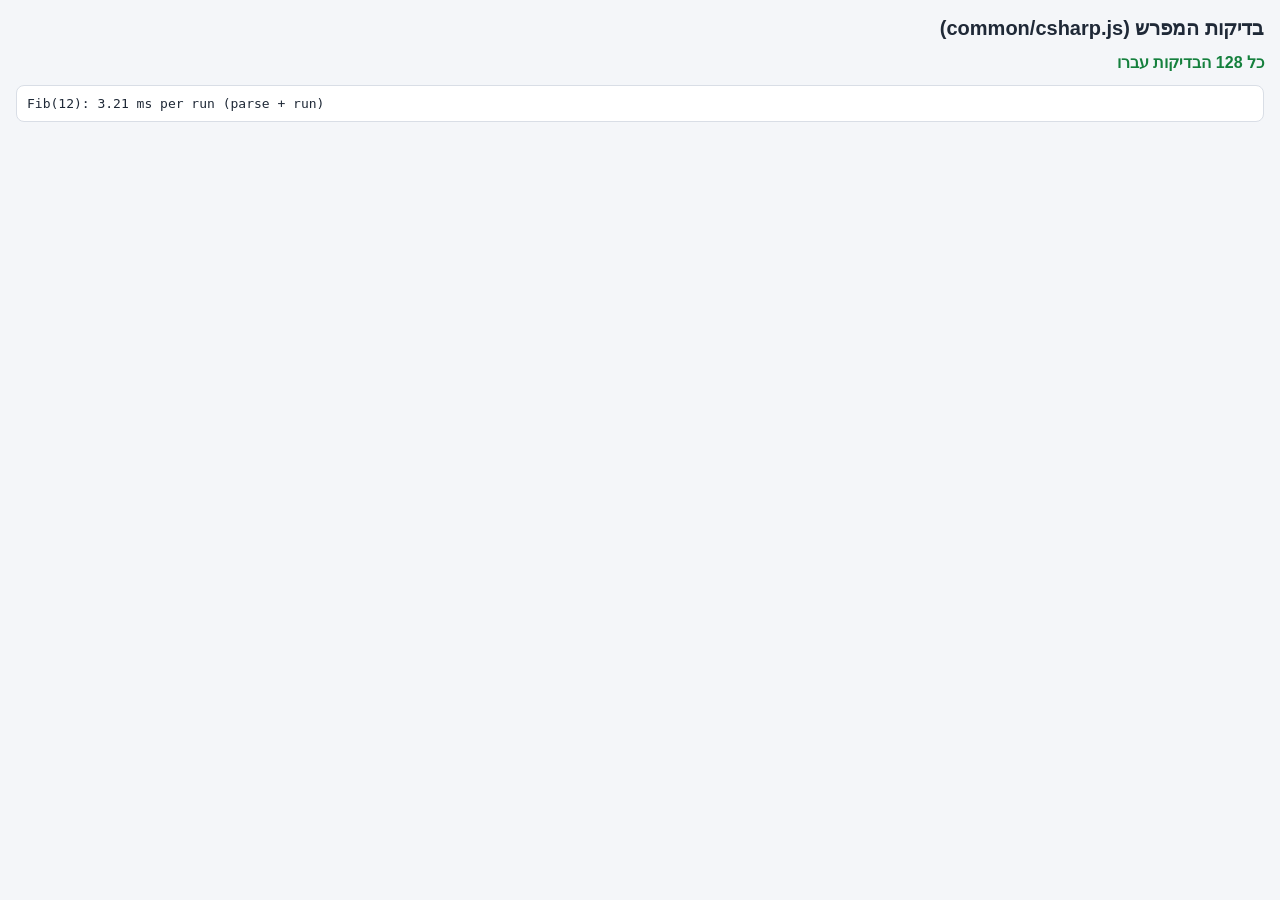
<file: common/tests.html>
<!doctype html>
<html lang="he" dir="rtl">
<head>
<meta charset="utf-8">
<meta name="viewport" content="width=device-width, initial-scale=1">
<title>בדיקות: מפרש C#</title>
<style>
  body { font-family: "Segoe UI", Arial, sans-serif; margin: 16px; color: #1f2937; background: #f4f6f9; }
  h1 { font-size: 20px; }
  pre { background: #fff; border: 1px solid #d9dee6; border-radius: 8px; padding: 10px; direction: ltr; text-align: left; white-space: pre-wrap; font-size: 13px; }
  .pass { color: #15803d; font-weight: bold; } .fail { color: #b42318; font-weight: bold; }
</style>
</head>
<body>
<h1>בדיקות המפרש (common/csharp.js)</h1>
<div id="summary"></div>
<pre id="log"></pre>

<script src="csharp.js"></script>
<script>
(function () {
  const lines = [], log = s => lines.push(s);
  let pass = 0, fail = 0;
  function ok(cond, msg) { if (cond) pass++; else { fail++; log('✗ ' + msg); } }
  const eq = (got, want, msg) => ok(got === want, `${msg}: got ${JSON.stringify(got)}, want ${JSON.stringify(want)}`);
  const { parseProgram, parseExpr, check, run, literal, str, ch, arr, CSError } = CS;

  // מריץ ומחזיר ערך כ-literal, או "ERR:kind"
  function res(src, name, args, opts) {
    try { const r = run(parseProgram(src), name, args, opts); return { v: literal(r.value), out: r.out, r }; }
    catch (e) { if (!(e instanceof CSError)) throw e; return { err: e.kind, msg: e.message, line: e.line, blank: e.blank }; }
  }
  const val = (src, name, args) => { const r = res(src, name, args); return r.err ? 'ERR:' + r.err + ': ' + r.msg : r.v; };
  const out = (src, name, args) => { const r = res(src, name, args); return r.err ? 'ERR:' + r.err + ': ' + r.msg : r.out; };
  const kind = (src, name = 'F', args = []) => res(src, name, args).err || 'ok';
  // ביטוי בודד בתוך פעולה עם פרמטרים
  const E = (expr, ret = 'int', params = '', args = []) => val(`static ${ret} F(${params}) { return ${expr}; }`, 'F', args);

  // ---------- חשבון וטיפוסים ----------
  eq(E('-7 / 2'), '-3', 'int division truncates toward zero');
  eq(E('-7 % 2'), '-1', 'remainder takes the sign of the dividend');
  eq(E('7 % -2'), '1', 'remainder 7 % -2');
  eq(E('2147483647 + 1'), '-2147483648', 'int overflow wraps');
  eq(E('46341 * 46341'), '-2147479015', 'multiplication overflow wraps');
  eq(E('1 + 2 * 3 - 4 / 2'), '5', 'precedence');
  eq(E('(1 + 2) * 3'), '9', 'parentheses');
  eq(E('-(-5)'), '5', 'unary minus');
  eq(E("'a' + 1"), '98', 'char + int is int');
  eq(E("(char)('a' + 1)", 'char'), "'b'", 'cast to char');
  eq(E("(int)'A'"), '65', 'cast char to int');
  eq(E('"x" + \'a\'', 'string'), '"xa"', 'string + char concatenates');
  eq(E('"n=" + 1 + 2', 'string'), '"n=12"', 'left-to-right string concat');
  eq(E('1 + 2 + "n"', 'string'), '"3n"', 'numbers add before string');
  eq(E('"b" + true', 'string'), '"bTrue"', 'bool prints as True');
  eq(E('3 > 2 && 2 > 1', 'bool'), 'true', 'logical and');
  eq(E('n != 0 && 10 / n > 1', 'bool', 'int n', [0]), 'false', 'short-circuit && avoids division by zero');
  eq(E('n == 0 || 10 / n > 1', 'bool', 'int n', [0]), 'true', 'short-circuit ||');
  eq(E('!(1 == 2)', 'bool'), 'true', 'not');
  eq(E('n > 0 ? n : -n', 'int', 'int n', [-4]), '4', 'ternary');
  eq(E("c == 'a'", 'bool', 'char c', [ch('a')]), 'true', 'char equality');
  eq(E('s == "ab"', 'bool', 'string s', ['ab']), 'true', 'string equality is by value');
  eq(E('Math.Max(3, Math.Min(9, 5))'), '5', 'Math.Max/Min');
  eq(E('Math.Abs(-12)'), '12', 'Math.Abs');
  eq(E('c', 'int', 'char c', [ch('A')]), '65', 'char converts to int on return');

  // ---------- מחרוזות ומערכים ----------
  eq(E('s.Length', 'int', 'string s', ['hello']), '5', 'string Length');
  eq(E('s[1]', 'char', 'string s', ['hello']), "'e'", 'string index');
  eq(E('s.Substring(1)', 'string', 'string s', ['hello']), '"ello"', 'Substring(a)');
  eq(E('s.Substring(1, 3)', 'string', 'string s', ['hello']), '"ell"', 'Substring(a, b)');
  eq(E('s.Substring(5)', 'string', 'string s', ['hello']), '""', 'Substring at the end is empty');
  eq(E("s.IndexOf('l')", 'int', 'string s', ['hello']), '2', 'IndexOf char');
  eq(E('s.ToUpper()', 'string', 'string s', ['Hi']), '"HI"', 'ToUpper');
  eq(E('n.ToString()', 'string', 'int n', [42]), '"42"', 'int ToString');
  eq(E("char.IsDigit(c)", 'bool', 'char c', [ch('7')]), 'true', 'char.IsDigit');
  eq(E("char.IsUpper(c)", 'bool', 'char c', [ch('a')]), 'false', 'char.IsUpper');
  eq(E('a[2]', 'int', 'int[] a', [arr('int', [5, 6, 7])]), '7', 'array index');
  eq(E('a.Length', 'int', 'int[] a', [arr('int', [5, 6, 7])]), '3', 'array Length');
  eq(val('static int[] F() { int[] a = {1, 2, 3}; a[0] = 9; return a; }', 'F', []), '{9, 2, 3}', 'array literal and element assignment');
  eq(val('static int[] F(int n) { int[] a = new int[n]; for (int i = 0; i < n; i++) a[i] = i * i; return a; }', 'F', [4]), '{0, 1, 4, 9}', 'new int[n] and for');
  eq(val('static void G(int[] a) { a[0]++; } static int F(int[] a) { G(a); G(a); return a[0]; }', 'F', [arr('int', [1])]), '3', 'arrays pass by reference');
  eq(val('static int F() { int x = 5; x += 3; x *= 2; x -= 1; x /= 3; x %= 4; return x; }', 'F', []), '1', 'compound assignment');
  eq(val('static int F() { int i = 5; int a = i++; int b = ++i; return a * 100 + b * 10 + i; }', 'F', []), '577', 'pre/post increment');
  eq(val("static char F() { char c = 'a'; c += 2; c++; return c; }", 'F', []), "'d'", 'char += stays char');
  eq(val('static int F(int n) { int s = 0; while (n > 0) { s += n; n--; } return s; }', 'F', [4]), '10', 'while loop');

  // ---------- פעולות רקורסיביות ----------
  const SUMDIG = 'public static int SumDigits(int n)\n{\n    if (n < 10)\n        return n;\n    return n % 10 + SumDigits(n / 10);\n}';
  eq(val(SUMDIG, 'SumDigits', [4735]), '19', 'SumDigits(4735)');
  eq(val(SUMDIG, 'SumDigits', [7]), '7', 'SumDigits(7)');
  const FACT = 'static int Fact(int n) { if (n == 0) return 1; return n * Fact(n - 1); }';
  eq(val(FACT, 'Fact', [5]), '120', 'Fact(5)');
  const FIB = 'static int Fib(int n) { if (n <= 1) return n; return Fib(n - 1) + Fib(n - 2); }';
  eq(val(FIB, 'Fib', [10]), '55', 'Fib(10)');
  eq(res(FIB, 'Fib', [5]).r.calls, 15, 'Fib(5) makes 15 calls');
  const REV = 'static string Rev(string s) { if (s.Length <= 1) return s; return Rev(s.Substring(1)) + s[0]; }';
  eq(val(REV, 'Rev', ['abcd']), '"dcba"', 'Rev("abcd")');
  eq(val(REV, 'Rev', ['']), '""', 'Rev("")');
  const PAL = 'static bool Pal(string s) { if (s.Length < 2) return true; return s[0] == s[s.Length - 1] && Pal(s.Substring(1, s.Length - 2)); }';
  eq(val(PAL, 'Pal', ['abcba']), 'true', 'Pal("abcba")');
  eq(val(PAL, 'Pal', ['abca']), 'false', 'Pal("abca")');
  const ASUM = 'static int Sum(int[] a, int i) { if (i == a.Length) return 0; return a[i] + Sum(a, i + 1); }';
  eq(val(ASUM, 'Sum', [arr('int', [3, 8, 1]), 0]), '12', 'array Sum with index');
  const GCD = 'static int Gcd(int a, int b) { if (b == 0) return a; return Gcd(b, a % b); }';
  eq(val(GCD, 'Gcd', [84, 36]), '12', 'Gcd(84, 36)');
  eq(val('static int S(int n) { if (n == 0) return 0; return n + S(n - 1); }', 'S', [450]), '101475', 'deep recursion (450 calls) within the limit');
  eq(kind('static int S(int n) { if (n == 0) return 0; return n + S(n - 1); }', 'S', [600]), 'stack', 'over 500 nested calls is a stack error');
  eq(kind('static int S(int n) { if (n == 0) return 0; return n + S(n - 1); }', 'S', [5000]), 'stack', 'JS stack overflow also maps to a stack error');
  const PRINT = 'static void P(int n) { if (n == 0) return; Console.Write(n + " "); P(n - 1); Console.Write(n + " "); }';
  eq(out(PRINT, 'P', [3]), '3 2 1 1 2 3 ', 'print before and after the call');
  eq(out('static void P(int n) { if (n > 0) { P(n / 2); Console.Write(n % 2); } }', 'P', [6]), '110', 'binary digits by printing after the call');
  eq(out('static void P(bool b) { Console.WriteLine(b); Console.WriteLine(); Console.Write(\'x\'); }', 'P', [true]), 'True\n\nx', 'WriteLine and printing bool/char');
  eq(val('static bool Even(int n) { if (n == 0) return true; return Odd(n - 1); } static bool Odd(int n) { if (n == 0) return false; return Even(n - 1); }', 'Even', [7]), 'false', 'mutual recursion');
  eq(val('class Program { public static int F(int n) { return n + 1; } }', 'F', [1]), '2', 'methods inside a class');
  eq(val('// comment\nstatic int F(int n) /* block */ { return n; }', 'F', [3]), '3', 'comments');

  // ---------- עץ קריאות ----------
  {
    const r = res(SUMDIG, 'SumDigits', [345], { trace: true }).r, t = r.tree;
    const chain = []; for (let n = t; n; n = n.children[0]) chain.push(`${n.name}(${n.args.join(', ')}) = ${literal(n.ret)}`);
    eq(chain.join(' → '), 'SumDigits(345) = 12 → SumDigits(34) = 7 → SumDigits(3) = 3', 'call chain from the trace tree');
    eq(r.depth, 3, 'max depth');
    const f = res(FIB, 'Fib', [3], { trace: true }).r.tree;
    eq(f.children.map(c => c.args[0]).join(','), '2,1', 'Fib tree children in call order');
  }

  // ---------- שגיאות תחביר ----------
  const SYN = [
    ['static int F() { return 1 }', 'missing ;'],
    ['static int F() { return 1;', 'missing }'],
    ['static int F() { return (1 + 2; }', 'missing )'],
    ['static int F() { return "abc; }', 'unclosed string'],
    ["static char F() { return 'ab'; }", 'two-char char literal'],
    ['static int F() { return 1.5; }', 'double literal'],
    ['static int F() { int if = 2; return 1; }', 'keyword as name'],
    ['static int F() { 1 + 2; return 1; }', 'expression statement that does nothing'],
    ['static int F() { else return 1; }', 'else without if'],
    ['static int F() { return 2 #; }', 'unexpected character'],
  ];
  for (const [src, msg] of SYN) eq(kind(src), 'syntax', 'syntax error: ' + msg);
  eq(res('static int F()\n{\n  return 1\n}', 'F', []).line, 4, 'syntax error line points at the next token');

  // ---------- שגיאות קומפילציה ----------
  const COMP = [
    ['static int F() { return x; }', 'undefined name'],
    ['static int F() { return G(1); }', 'undefined function'],
    ['static int F(int n) { return F(); }', 'wrong argument count'],
    ['static int F(int n) { if (n > 0) return 1; }', 'not all paths return'],
    ['static void F() { return 1; }', 'void returns a value'],
    ['static int F() { return; }', 'missing return value'],
    ['static int F(int n) { int n = 2; return n; }', 'variable redeclared'],
    ['static int F() { return F; }', 'function used without parentheses'],
    ['static int F(string s) { return s.Length(); }', 'Length with parentheses'],
    ['static int F(string s) { return s.Size; }', 'unknown member'],
    ['static int F() { return Math.Pow(2, 3); }', 'unsupported Math method'],
    ['static int F() { return 1; } static int F() { return 2; }', 'duplicate function'],
  ];
  for (const [src, msg] of COMP) eq(kind(src), 'compile', 'compile error: ' + msg);
  eq(kind('static int F(int n) { if (n > 0) return 1; else return 2; }', 'F', [1]), 'ok', 'if/else both returning is fine');
  eq(kind('static int F(int n) { if (n > 0) { int x = 1; } int x = 2; return x; }', 'F', [1]), 'ok', 'sibling scopes may reuse a name');

  // ---------- שגיאות ריצה ----------
  const RUN = [
    ['static int F() { return 1 / 0; }', 'runtime', 'division by zero'],
    ['static int F(int n) { return 5 % n; }', 'runtime', 'remainder by zero', [0]],
    ['static char F(string s) { return s[3]; }', 'runtime', 'string index out of range', ['abc']],
    ['static int F(int[] a) { return a[-1]; }', 'runtime', 'array index out of range', [arr('int', [1])]],
    ['static string F(string s) { return s.Substring(4); }', 'runtime', 'Substring out of range', ['abc']],
    ['static int F(int n) { if (n) return 1; return 0; }', 'runtime', 'int as condition', [1]],
    ['static int F(int n) { return n == 0 ? true : 1; }', 'runtime', 'bool returned from int function', [0]],
    ['static bool F(int n) { return n + 1; }', 'runtime', 'int returned from bool function', [0]],
    ['static int F() { int x; return x; }', 'runtime', 'unassigned variable'],
    ['static char F() { char c = 65; return c; }', 'runtime', 'int to char without cast'],
    ['static int F(int n) { return F(n - 1); }', 'stack', 'recursion without a base case', [3]],
    ['static int F(int n) { if (n == 0) return 0; return F(n - 2); }', 'stack', 'base case skipped', [3]],
    ['static int F() { int i = 0; while (true) { i++; } return i; }', 'steps', 'infinite loop'],
  ];
  for (const [src, k, msg, args] of RUN) eq(kind(src, 'F', args || []), k, `${k} error: ${msg}`);

  // ---------- חורים ----------
  // מנתח תבנית, משבץ את מה שהוקלד, ומריץ על כל הקלטים. מחזיר רשימת ערכים או "ERR:kind"
  function fill(tpl, name, answers, inputs) {
    try {
      const prog = parseProgram(tpl), blanks = {};
      answers.forEach((a, i) => (blanks[i + 1] = parseExpr(a)));
      check(prog, blanks);
      return inputs.map(args => { const r = run(prog, name, args, { blanks }); return literal(r.value) + r.out; }).join('|');
    } catch (e) { if (!(e instanceof CSError)) throw e; return 'ERR:' + e.kind + (e.blank ? '@' + e.blank : ''); }
  }
  const TPL = 'static int SumDigits(int n) { if (@1) return @2; return n % 10 + SumDigits(@3); }';
  const IN = [[0], [7], [10], [99], [4735], [100200]];
  const want = fill(TPL, 'SumDigits', ['n < 10', 'n', 'n / 10'], IN);
  eq(want, '0|7|1|18|19|3', 'reference answers');
  const SAME = [
    ['n <= 9', 'n', 'n / 10'], ['n<10', 'n % 10', '(n - n % 10) / 10'], ['10 > n', 'n', 'n/10'], ['n == 0', '0', 'n / 10'],
  ];
  for (const a of SAME) eq(fill(TPL, 'SumDigits', a, IN), want, 'equivalent answer accepted: ' + a.join(' ; '));
  // נראה כמו טעות "אחד-הלאה", אבל באמת נכון: SumDigits(9) = 9 + SumDigits(0)
  eq(fill(TPL, 'SumDigits', ['n < 9', 'n', 'n / 10'], IN), want, 'n < 9 is also correct');
  const DIFF = [
    [['n < 10', '0', 'n / 10'], 'wrong base value'],
    [['n < 100', 'n', 'n / 10'], 'stops too early'],
    [['n < 10', 'n', 'n % 10'], 'n % 10 instead of n / 10'],
    [['n > 10', 'n', 'n / 10'], 'reversed condition'],
  ];
  for (const [a, msg] of DIFF) ok(fill(TPL, 'SumDigits', a, IN) !== want, 'wrong answer rejected: ' + msg);
  eq(fill(TPL, 'SumDigits', ['n < 10', 'n', 'n'], IN), 'ERR:stack', 'no progress gives stack error');
  eq(fill(TPL, 'SumDigits', ['n < 10', 'n', 'n + 1'], IN), 'ERR:stack', 'moving away from the base case');
  eq(fill(TPL, 'SumDigits', ['n = 0', 'n', 'n / 10'], IN), 'ERR:runtime', 'assignment in condition is a type error');
  eq(fill(TPL, 'SumDigits', ['x < 10', 'n', 'n / 10'], IN), 'ERR:compile@1', 'undefined name inside blank 1');
  eq(fill(TPL, 'SumDigits', ['n < 10', 'n', 'n / 10;'], IN), 'ERR:syntax', 'semicolon inside a blank');
  eq(fill(TPL, 'SumDigits', ['n < 10', '', 'n / 10'], IN), 'ERR:syntax', 'empty blank');
  eq(fill(TPL, 'SumDigits', ['n < 10', 'n', 'n / 10)'], IN), 'ERR:syntax', 'extra parenthesis in blank');
  const TPL2 = 'static bool Has(string s, char c) { if (s.Length == 0) return @1; return s[0] == c || Has(@2, c); }';
  const IN2 = [['', ch('a')], ['abc', ch('c')], ['abc', ch('x')]];
  eq(fill(TPL2, 'Has', ['false', 's.Substring(1)'], IN2), 'false|true|false', 'string template');
  eq(fill(TPL2, 'Has', ['true', 's.Substring(1)'], IN2), 'true|true|true', 'string template wrong base value');
  eq(fill(TPL2, 'Has', ['false', 's.Substring(0)'], IN2), 'ERR:stack', 'Substring(0) does not shrink');
  eq(fill(TPL2, 'Has', ['0', 's.Substring(1)'], IN2), 'ERR:runtime', 'int in a bool function');
  try { parseProgram(TPL); ok(true, ''); } catch (e) { ok(false, 'template with blanks parses without answers: ' + e.message); }

  // ---------- ביצועים ----------
  {
    const t0 = performance.now();
    for (let i = 0; i < 200; i++) run(parseProgram(FIB), 'Fib', [12]);
    const ms = (performance.now() - t0) / 200;
    ok(ms < 20, `Fib(12) takes ${ms.toFixed(2)} ms`);
    log(`Fib(12): ${ms.toFixed(2)} ms per run (parse + run)`);
  }

  document.getElementById('summary').innerHTML = fail
    ? `<span class="fail">${fail} נכשלו</span>, ${pass} עברו`
    : `<span class="pass">כל ${pass} הבדיקות עברו</span>`;
  document.getElementById('log').textContent = lines.join('\n');
})();
</script>
</body>
</html>
</file>
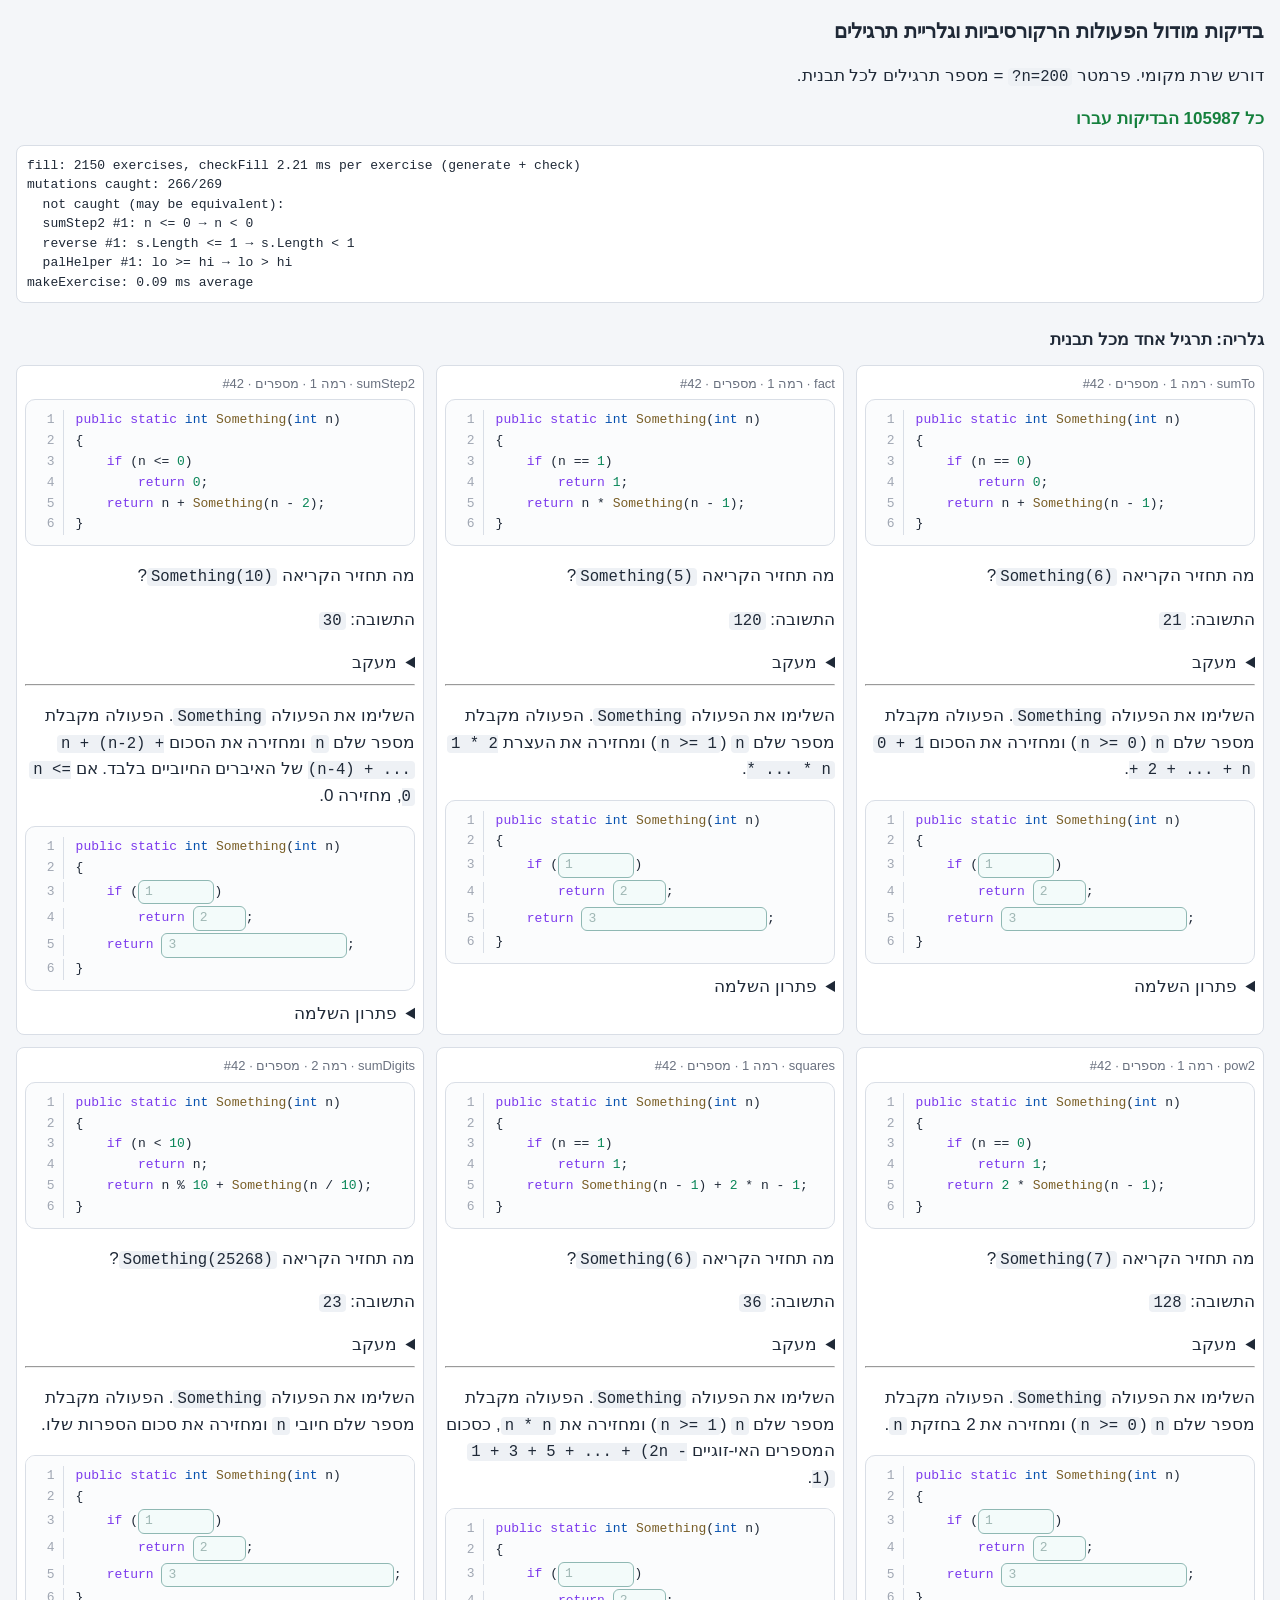
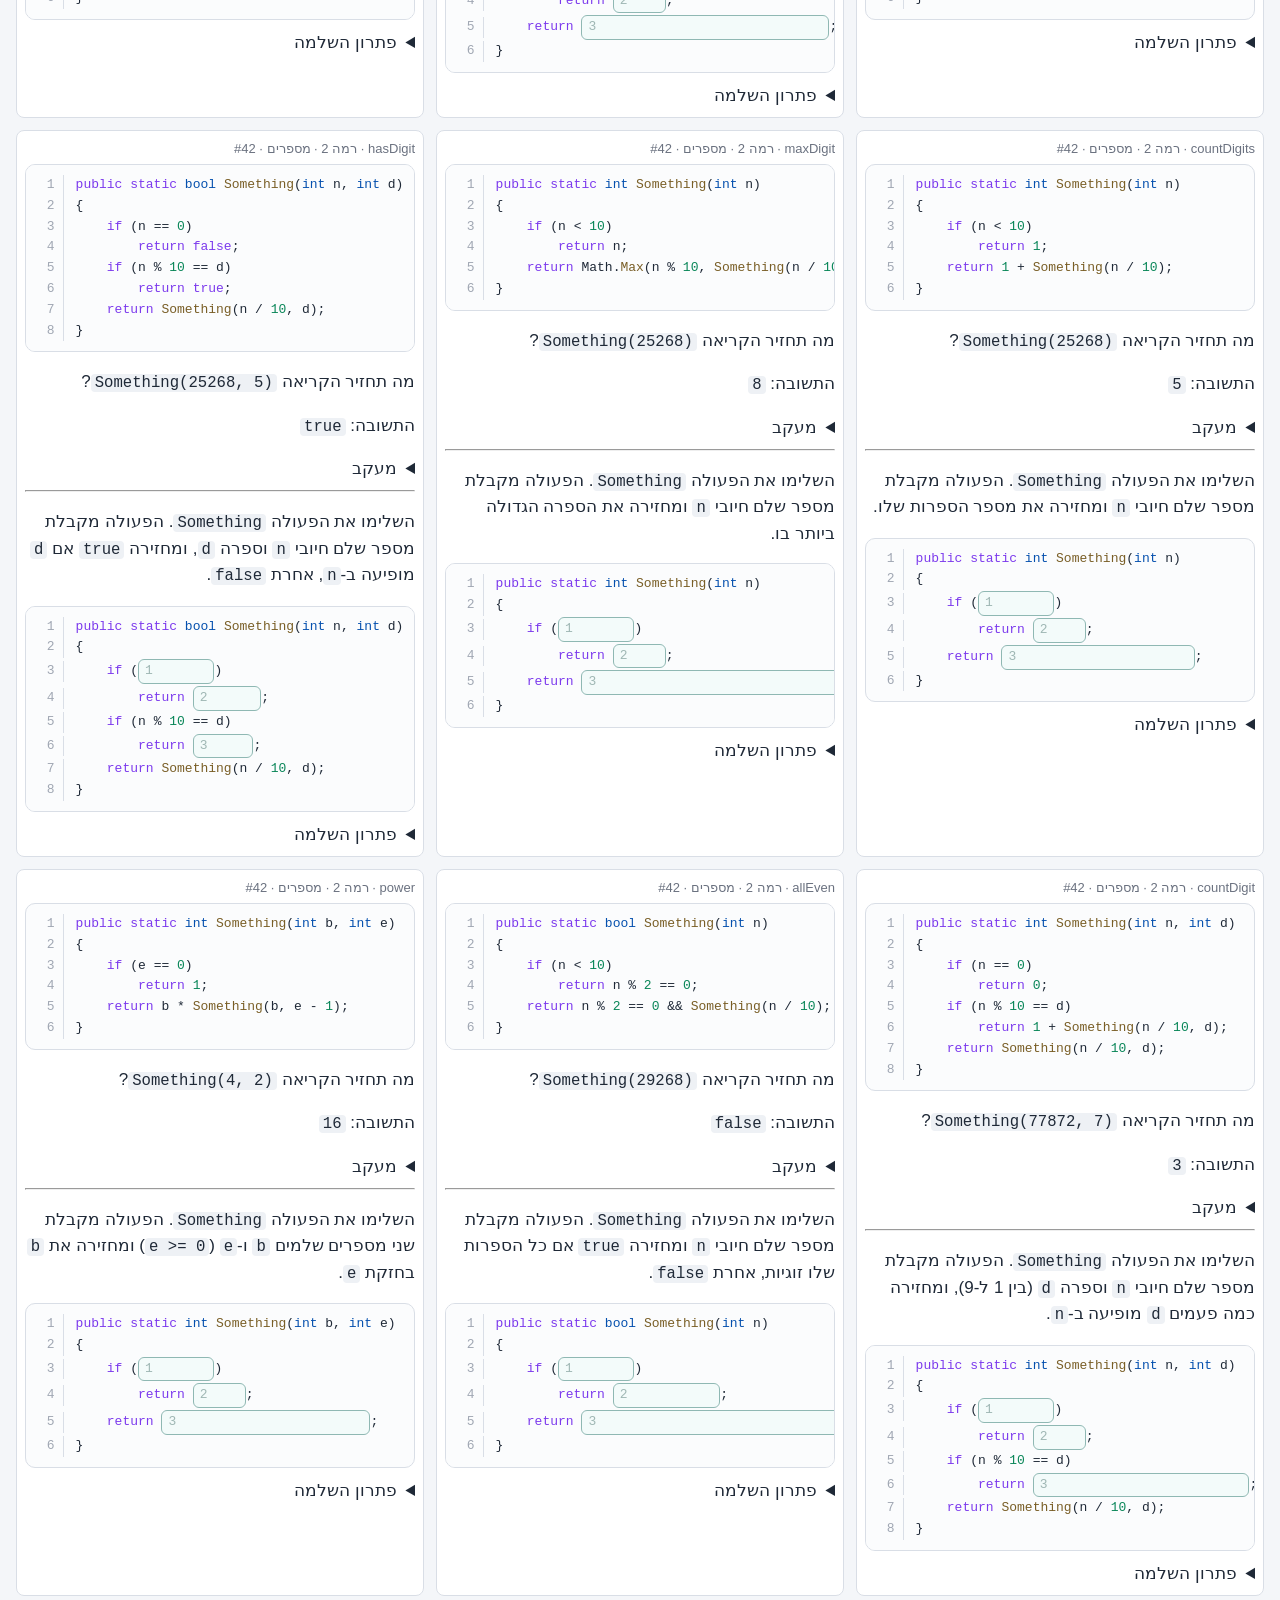
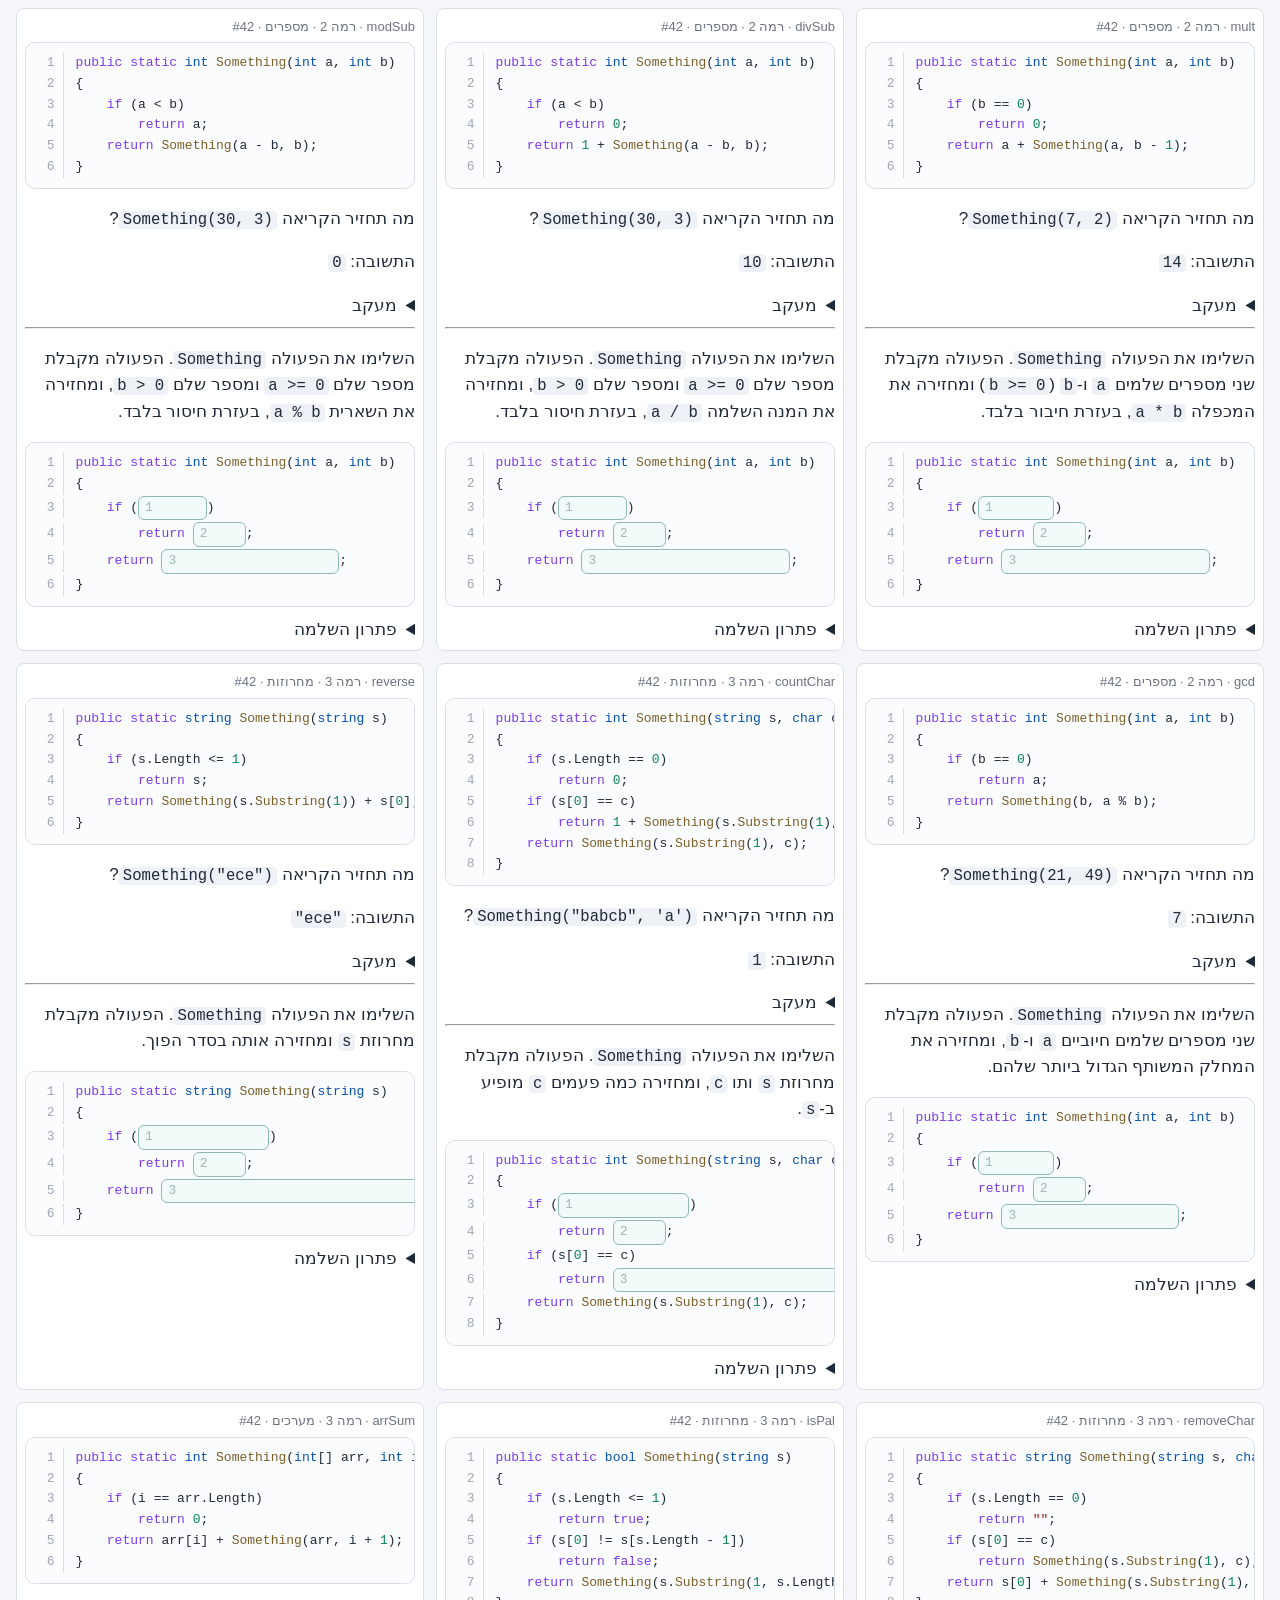
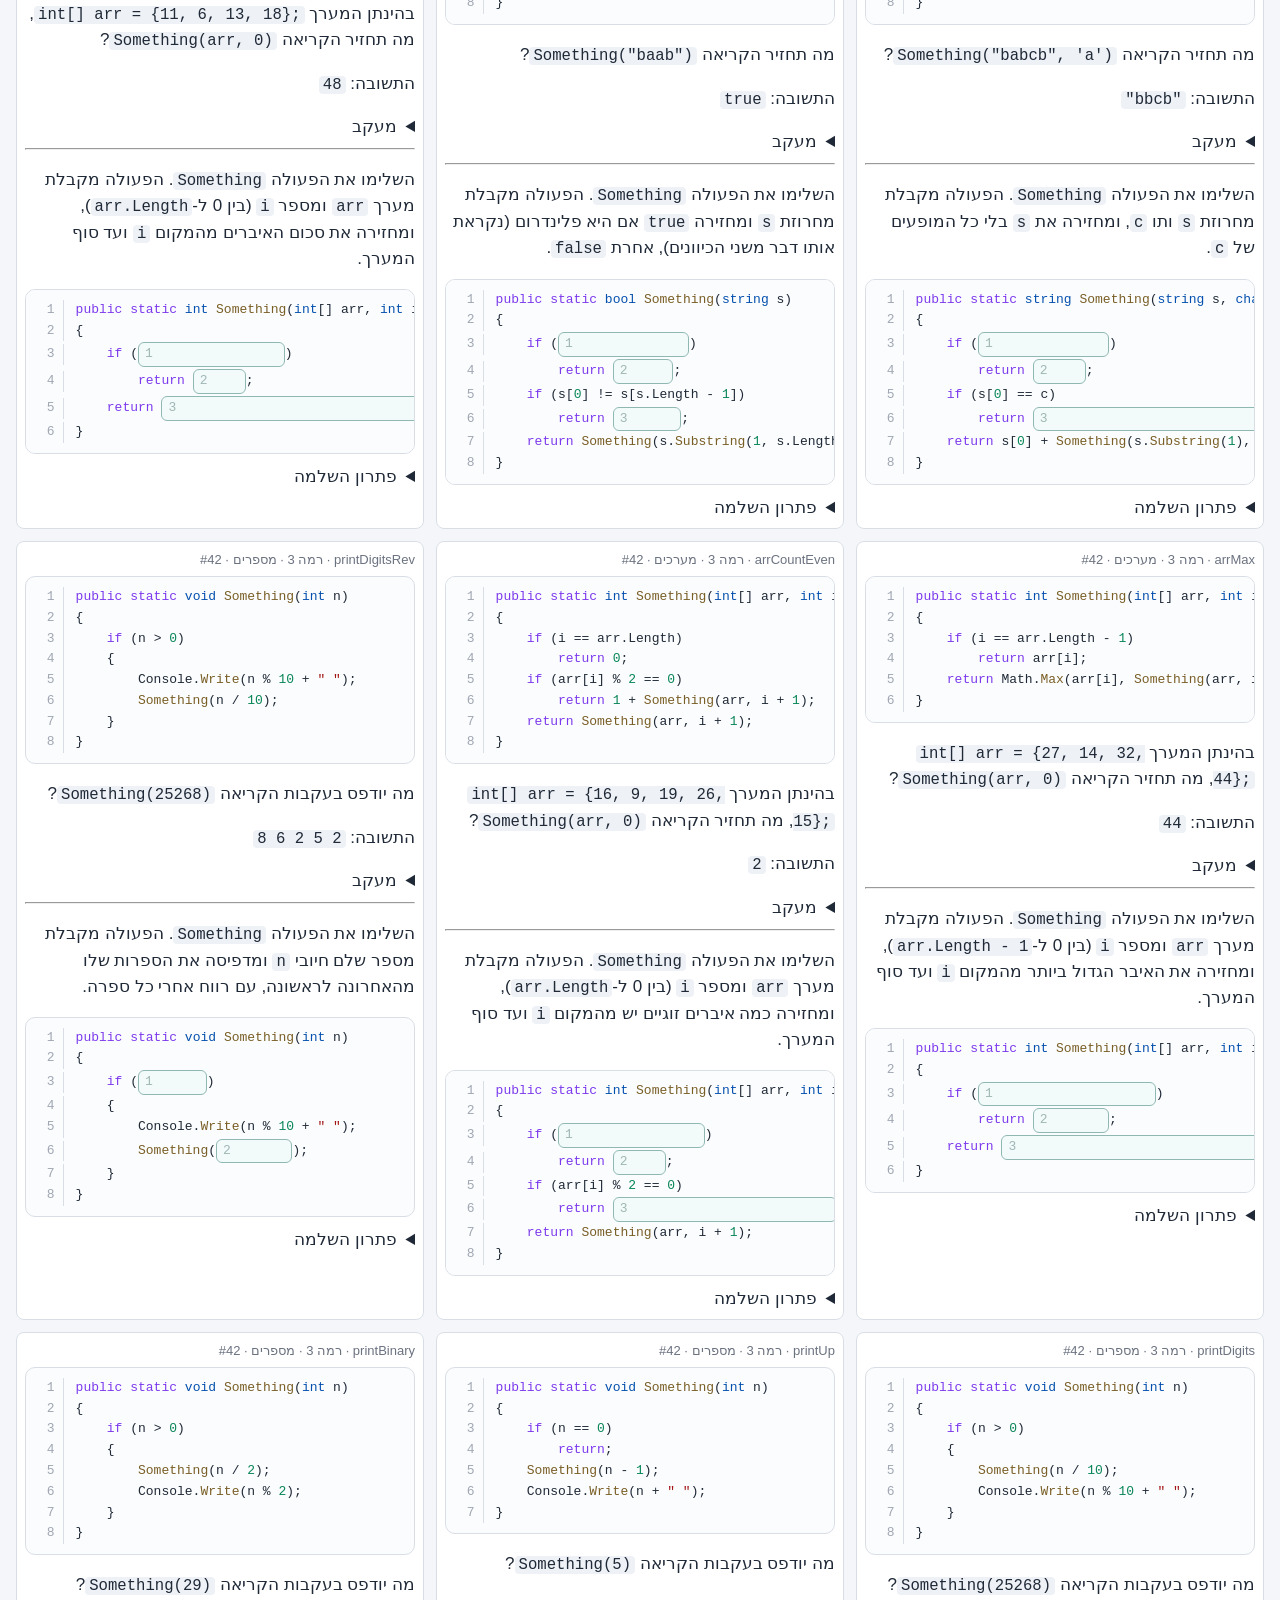
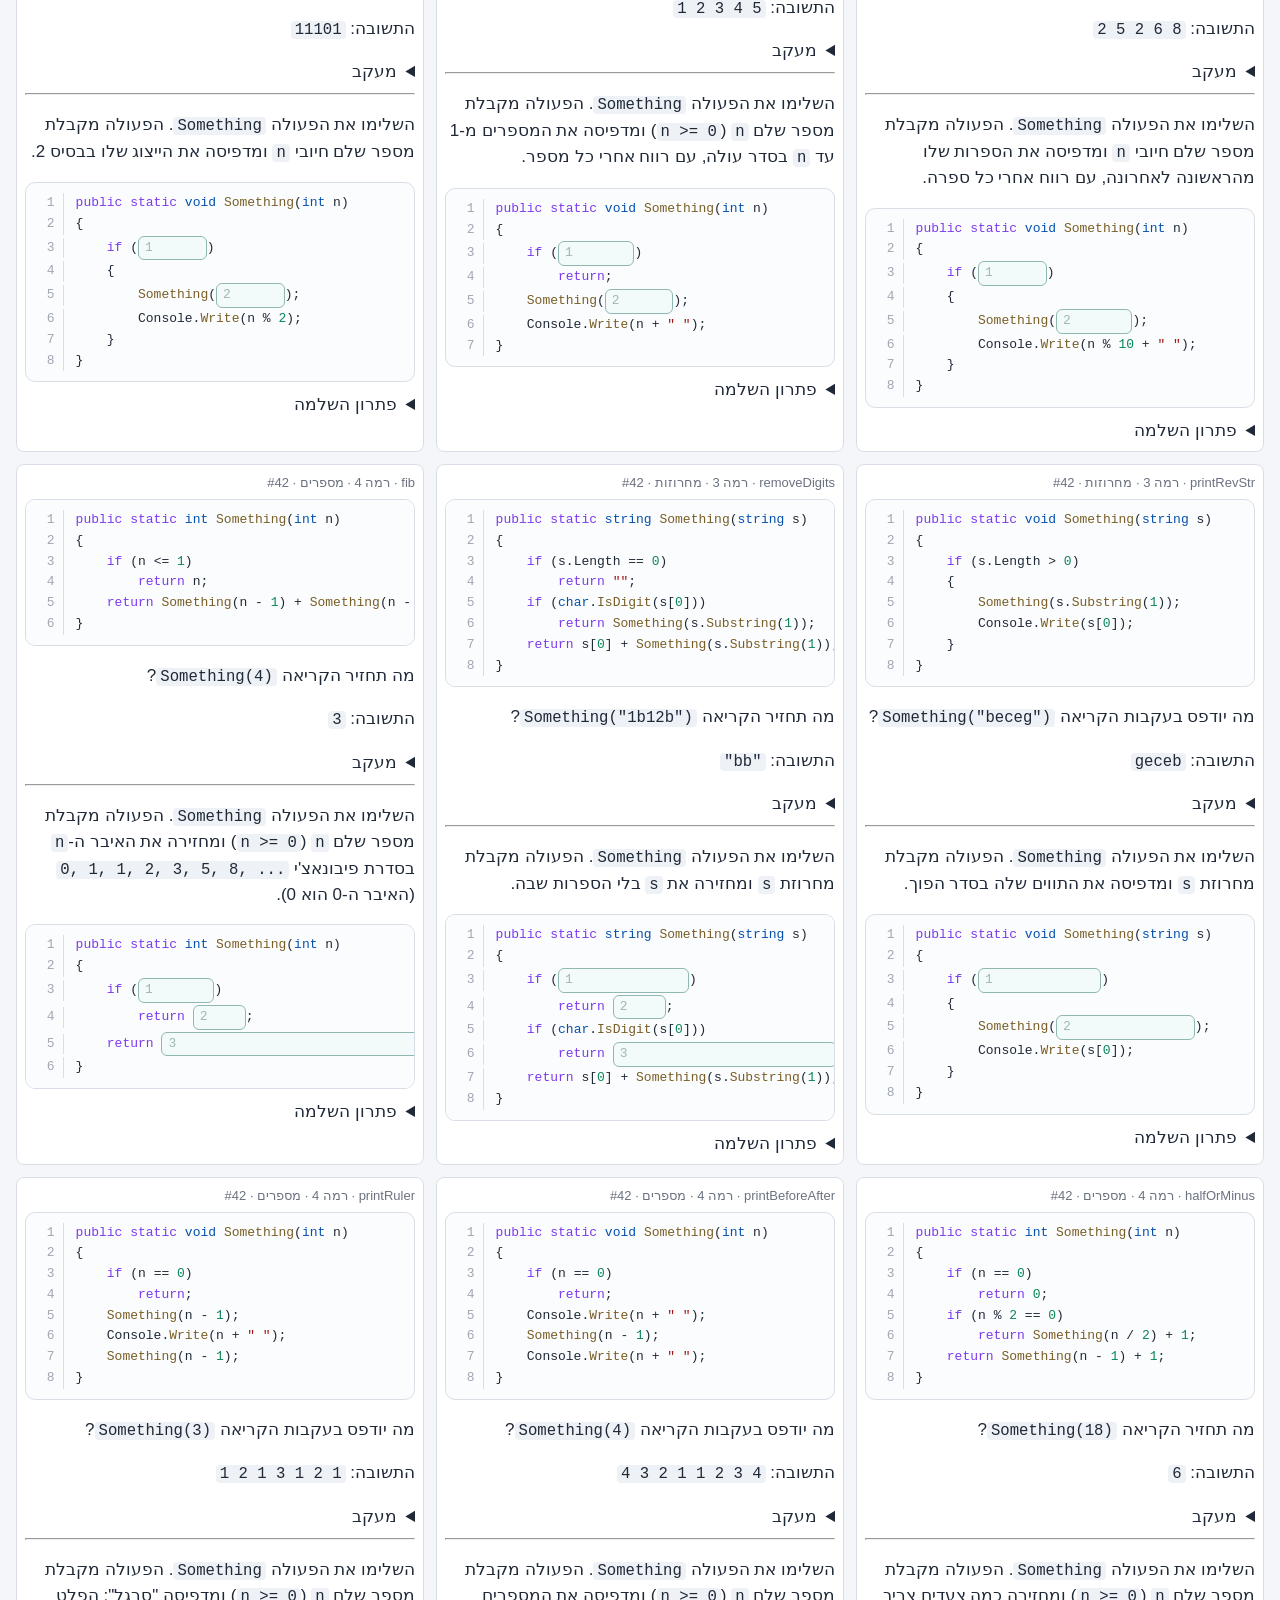
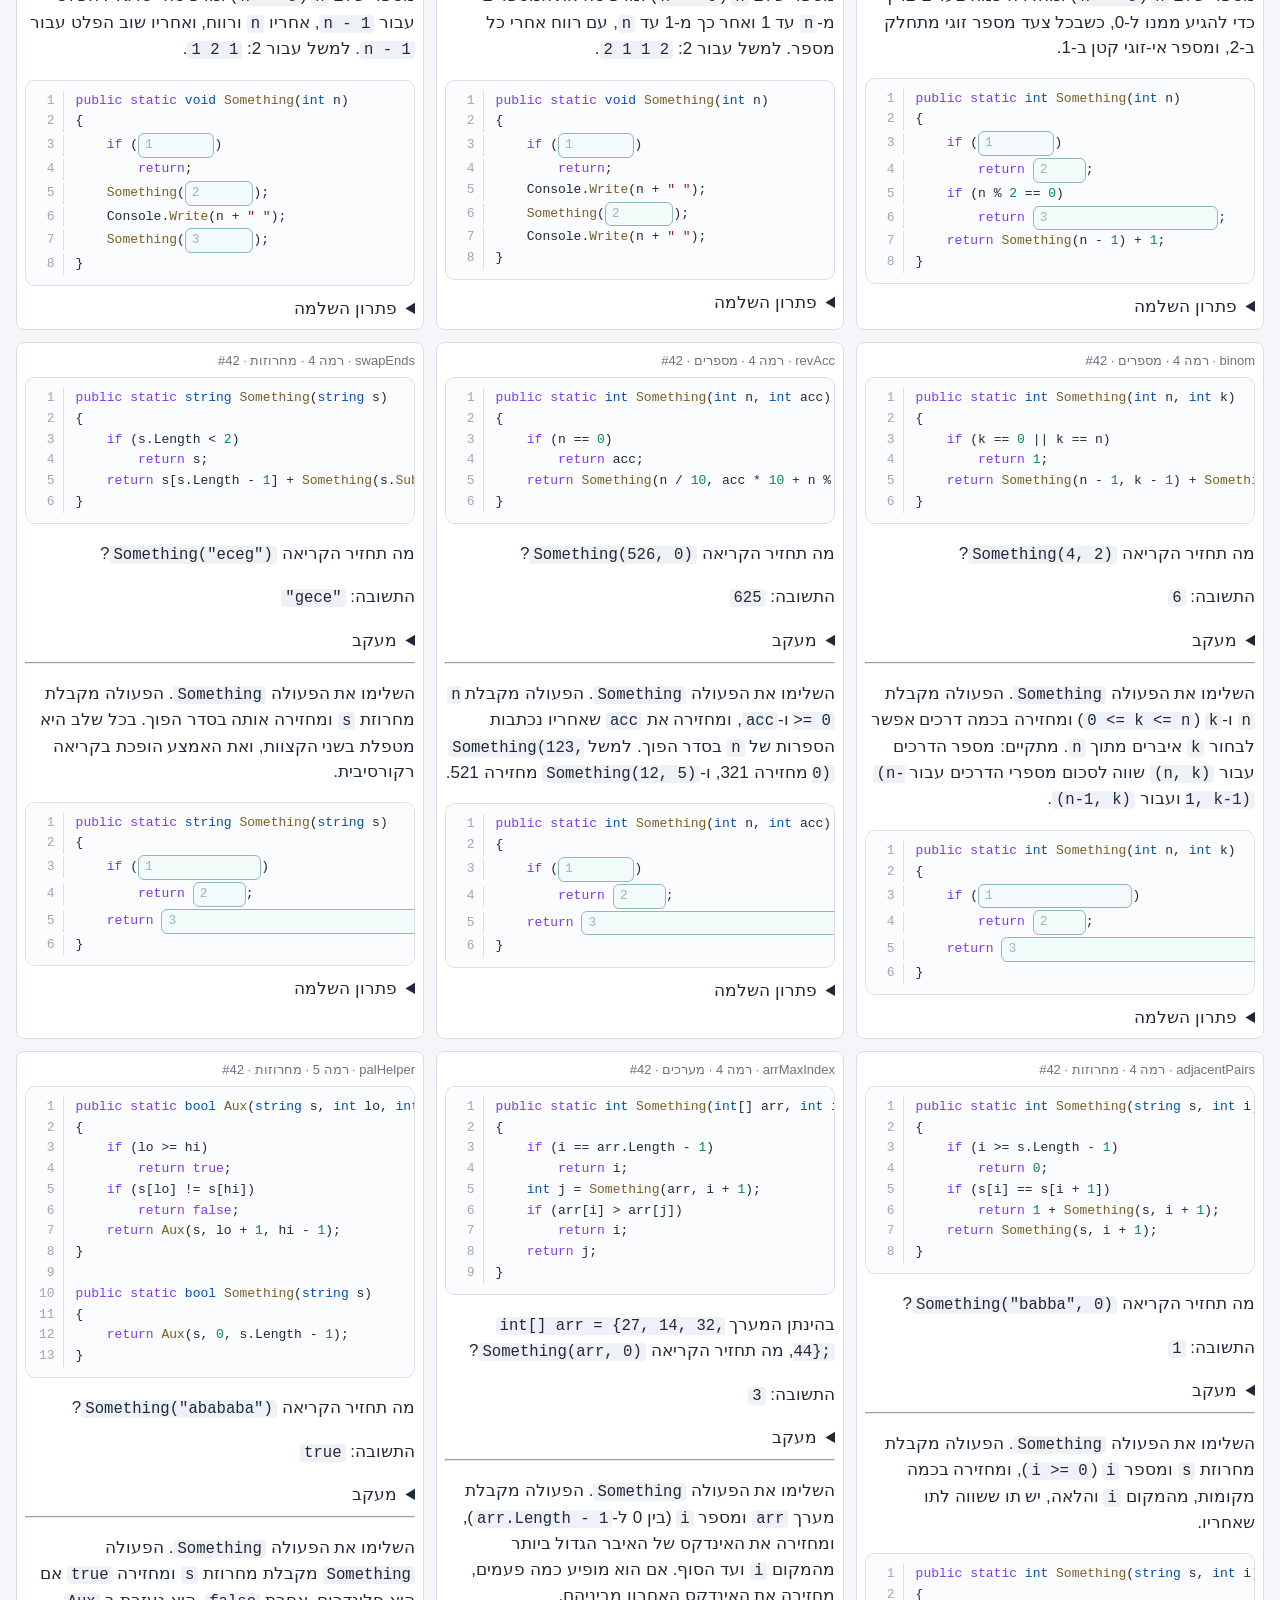
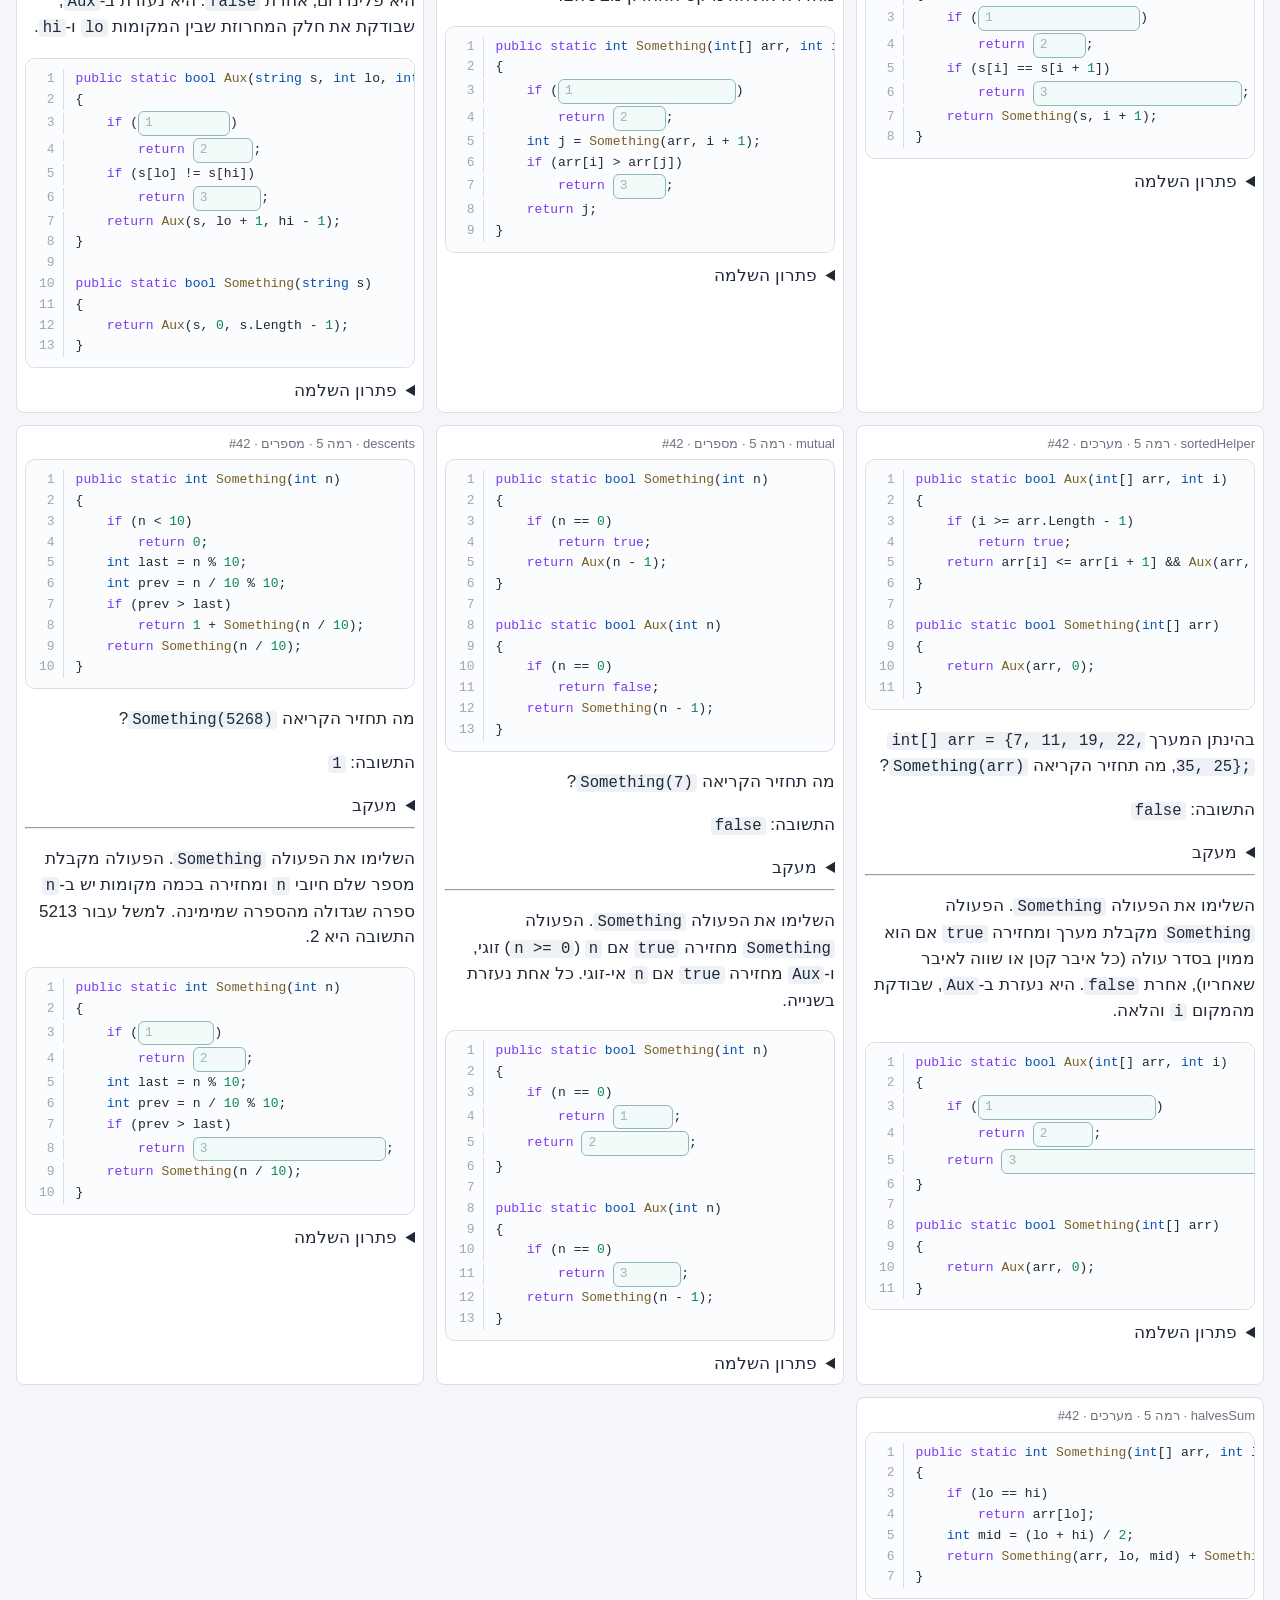
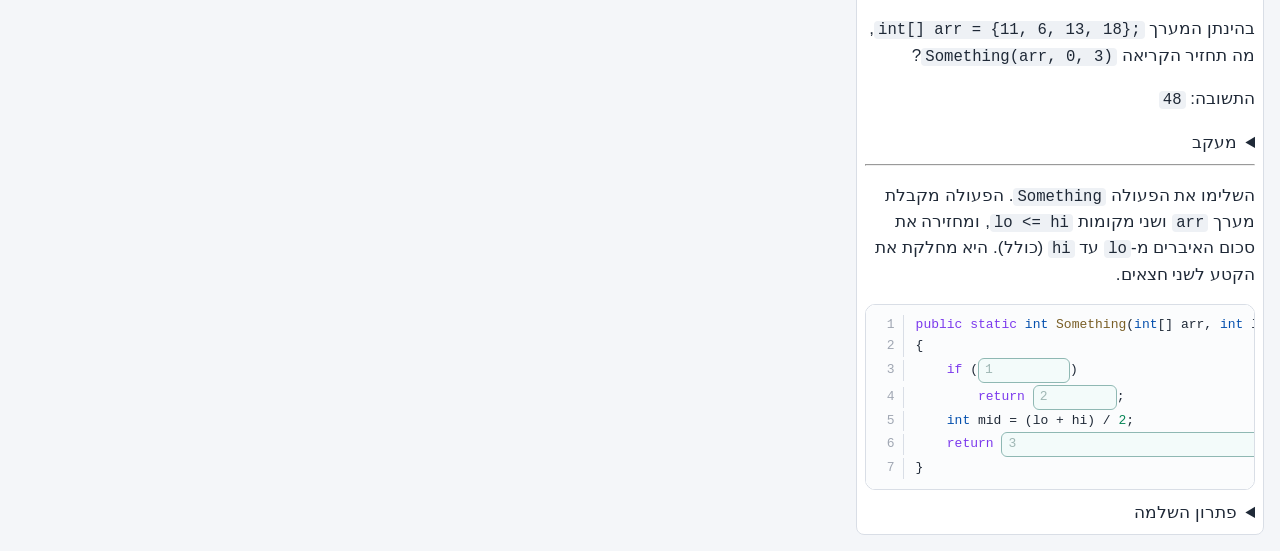
<file: recursion/tests.html>
<!doctype html>
<html lang="he" dir="rtl">
<head>
<meta charset="utf-8">
<meta name="viewport" content="width=device-width, initial-scale=1">
<title>בדיקות: פעולות רקורסיביות</title>
<link rel="stylesheet" href="../common/style.css">
<style>
  body { margin: 16px; }
  h1 { font-size: 20px; } h2 { font-size: 17px; margin-top: 24px; }
  pre.log { background: #fff; border: 1px solid #d9dee6; border-radius: 8px; padding: 10px; direction: ltr; text-align: left; white-space: pre-wrap; font-size: 13px; }
  .pass { color: #15803d; font-weight: bold; } .fail { color: #b42318; font-weight: bold; }
  .gal { display: grid; grid-template-columns: repeat(auto-fill, minmax(380px, 1fr)); gap: 12px; }
  figure { margin: 0; background: #fff; border: 1px solid #d9dee6; border-radius: 8px; padding: 8px; min-width: 0; }
  figcaption { font-size: 13px; color: #6b7280; margin-bottom: 6px; }
  figure pre.code { font-size: 13px; }
  figure .trace { font-size: 12px; }
</style>
</head>
<body>
<h1>בדיקות מודול הפעולות הרקורסיביות וגלריית תרגילים</h1>
<p>דורש שרת מקומי. פרמטר <code dir="ltr">?n=200</code> = מספר תרגילים לכל תבנית.</p>
<div id="summary"></div>
<pre id="log" class="log"></pre>
<h2>גלריה: תרגיל אחד מכל תבנית</h2>
<div id="gallery" class="gal"></div>

<script src="../common/csharp.js"></script>
<script src="../common/core.js"></script>
<script>
(async function () {
  const lines = [], log = s => lines.push(s);
  const fetchText = async u => (await fetch(u, { cache: 'no-store' })).text();
  const html = await fetchText('index.html');
  const sc = document.createElement('script');
  sc.textContent = new DOMParser().parseFromString(html, 'text/html').getElementById('engine').textContent;
  document.head.appendChild(sc);
  const E = window.Engine, T = E.TEMPLATES, N = +(new URLSearchParams(location.search).get('n') || 200);
  const { parseProgram, parseExpr, check, run, literal, CSError } = CS;

  let pass = 0, fail = 0;
  const failures = [];
  function ok(cond, msg) { if (cond) pass++; else { fail++; if (failures.length < 40) failures.push(msg); } }

  // ---------- גרסה וקישורים ----------
  const verOf = h => (/const VERSION = '([^']+)'/.exec(h) || [])[1];
  const landing = await fetchText('../index.html');
  ok(verOf(landing) === E.VERSION, `version: landing ${verOf(landing)} vs module ${E.VERSION}`);
  ok(landing.includes('href="recursion/index.html"'), 'landing links to recursion/index.html');
  ok(html.includes('href="../index.html"'), 'module links back to ../index.html');

  // ---------- תבניות ----------
  const ids = new Set();
  for (const t of T) {
    ok(!ids.has(t.id), 'duplicate template id ' + t.id); ids.add(t.id);
    ok(t.level >= 1 && t.level <= E.MAX_LEVEL, `${t.id}: level ${t.level}`);
    ok(['num', 'str', 'arr'].includes(t.topic), `${t.id}: topic ${t.topic}`);
    let prog;
    try { prog = E.progOf(t); } catch (e) { ok(false, `${t.id}: parse error: ${e.message}`); continue; }
    // הכנה לשלב ההשלמה: כל «...» הוא ביטוי, וקוד עם חורים ממולאים מתנהג כמו הקוד המקורי
    const sols = [];
    const tpl = t.code.trim().replace(/\$F/g, 'F').replace(/\$G/g, 'G').replace(/«([^»]*)»/g, (m, x) => { sols.push(x); return '@' + sols.length; });
    ok(sols.length >= 1, `${t.id}: has blanks`);
    try {
      const p2 = parseProgram(tpl), blanks = {};
      sols.forEach((x, i) => (blanks[i + 1] = parseExpr(x)));
      check(p2, blanks);
      const rng = Core.makeRng(7);
      for (let i = 0; i < 20; i++) {
        const args = t.args(rng), a2 = args.map(a => (Array.isArray(a) ? CS.arr(a.elem, a) : a));
        const r1 = run(prog, 'F', args), r2 = run(p2, 'F', a2, { blanks });
        ok(literal(r1.value) === literal(r2.value) && r1.out === r2.out, `${t.id}: blanks version differs`);
      }
    } catch (e) { ok(false, `${t.id}: blanks: ${e.message}`); }
  }
  ok(T.length >= 40, `template count ${T.length}`);

  // ---------- תרגילים ----------
  const qCount = { ret: 0, out: 0, calls: 0 };
  const forms = (ex) => {   // צורות כתיבה נכונות של התשובה
    if (ex.q === 'out') return [ex.out, ex.out.trim(), ex.out.replace(/ /g, '  ')];
    if (ex.q === 'calls') return [String(ex.calls), ` ${ex.calls} `];
    const v = ex.value;
    if (ex.ret === 'bool') return [String(v), v ? 'True' : 'False', v ? 'TRUE' : 'false'.toUpperCase()];
    if (ex.ret === 'string') return [literal(v), v === '' ? '""' : v];
    if (ex.ret === 'char') return [literal(v), String.fromCharCode(v.c)];
    return [String(v)];
  };
  const wrongs = ex => {
    if (ex.q === 'out') return [ex.out.trim() + ' 9', 'x'];
    if (ex.q === 'calls') return [String(ex.calls + 1)];
    const v = ex.value;
    if (ex.ret === 'bool') return [String(!v)];
    if (ex.ret === 'string') return [v + 'x'];
    return [String(v + 1), String(-v - 1)];
  };
  for (const t of T) {
    const seen = new Set();
    for (let i = 0; i < N; i++) {
      let ex;
      try { ex = E.makeExercise({ template: t.id, level: t.level, seed: 1000 + i }); }
      catch (e) { ok(false, `${t.id} seed ${1000 + i}: ${e.message}`); continue; }
      qCount[ex.q]++;
      seen.add(ex.q === 'out' ? ex.out : literal(ex.value));
      ok(ex.code.includes(ex.name) && !/[«»$]/.test(ex.code), `${t.id}: code names`);
      ok(ex.q !== 'out' || ex.out.trim().length > 0, `${t.id}: empty output`);
      const a = E.answerSpec(ex);
      for (const f of forms(ex)) { const r = a.check(f, 1); ok(r.ok === true, `${t.id} #${ex.seed} (${ex.q}): "${f}" should be correct, got ${JSON.stringify(r)}`); }
      for (const w of wrongs(ex)) { const r = a.check(w, 1); ok(!r.ok, `${t.id} #${ex.seed} (${ex.q}): "${w}" should be wrong`); }
      ok(E.traceLines(ex).length >= 1, `${t.id}: trace`);
      // אותו seed, אותו תרגיל
      const ex2 = E.makeExercise({ template: t.id, level: t.level, seed: 1000 + i });
      ok(ex2.code === ex.code && ex2.call === ex.call && ex2.q === ex.q, `${t.id}: seed ${ex.seed} not reproducible`);
    }
    // תבניות bool ותבניות עם טווח קלט צר בכוונה (fib, printRuler) נותנות 2–3 תשובות שונות
    ok(seen.size >= Math.min(2, N), `${t.id}: only ${seen.size} different answers`);
    // bool: גם true וגם false
    if (E.progOf(t).funcs.F.ret === 'bool') ok(seen.has('true') && seen.has('false'), `${t.id}: bool answers not mixed: ${[...seen]}`);
  }
  ok(qCount.ret > 0 && qCount.out > 0 && qCount.calls > 0, `question kinds: ${JSON.stringify(qCount)}`);

  // ---------- בדיקת תשובה: קלט לא תקין לא נספר ----------
  {
    const int = E.makeExercise({ template: 'sumDigits', level: 2, seed: 1 }), sa = E.answerSpec(int);
    ok(sa.check('abc').invalid && sa.check('').invalid && sa.check('1.5').invalid, 'int: invalid input is not counted');
    const b = E.makeExercise({ template: 'isPal', level: 3, seed: 1 }), ba = E.answerSpec(b);
    ok(ba.check('yes').invalid && ba.check('1').invalid, 'bool: invalid input is not counted');
    const s = E.makeExercise({ template: 'reverse', level: 3, seed: 1 }), sa2 = E.answerSpec(s);
    ok(sa2.check('').invalid, 'string: empty input is not counted');
    ok(sa2.check(s.value.toUpperCase()).hint, 'string: case hint');
    const o = E.makeExercise({ template: 'printBinary', level: 3, seed: 3 }), oa = E.answerSpec(o);
    ok(oa.check(o.out.split('').join(' ')).invalid, 'output: same characters with different spaces is not counted');
  }

  // ---------- רמות ונושאים ----------
  ok(E.minLevel(['num']) === 1 && E.minLevel(['str']) === 3 && E.minLevel(['arr']) === 3 && E.minLevel(['num', 'str']) === 1, 'minLevel');
  for (let L = 1; L <= 5; L++) {
    for (const tp of [['num', 'str', 'arr'], ['num'], ['str'], ['arr'], ['str', 'arr']]) {
      if (E.minLevel(tp) > L) continue;
      const rng = Core.makeRng(L * 31 + tp.length), cnt = {};
      let cur = 0;
      const M = 600;
      for (let i = 0; i < M; i++) {
        const t = E.pickTemplate(rng, L, tp, null);
        ok(t.level <= L, `L${L} ${tp}: template ${t.id} above level`);
        ok(tp.includes(t.topic), `L${L} ${tp}: topic ${t.topic}`);
        cnt[t.id] = (cnt[t.id] || 0) + 1;
        const top = Math.max(...T.filter(x => tp.includes(x.topic) && x.level <= L).map(x => x.level));
        if (t.level === top) cur++;
      }
      const lower = T.some(x => tp.includes(x.topic) && x.level < L);
      if (lower) ok(Math.abs(cur / M - 0.6) < 0.07, `L${L} ${tp}: current-level share ${(cur / M).toFixed(2)}`);
    }
  }
  {
    // לא אותה תבנית פעמיים ברצף (כשיש יותר מאחת)
    const rng = Core.makeRng(5);
    let prev = null, rep = 0;
    for (let i = 0; i < 300; i++) { const t = E.pickTemplate(rng, 3, ['num', 'str', 'arr'], prev); if (t.id === prev) rep++; prev = t.id; }
    ok(rep === 0, `same template twice in a row: ${rep}`);
  }
  // רמה 3 ומעלה: שאלות "כמה קריאות" מופיעות; ברמה 1–2 לא
  {
    let c12 = 0, c3 = 0;
    for (let i = 0; i < 300; i++) {
      if (E.makeExercise({ level: 2, topics: ['num'], seed: i }).q === 'calls') c12++;
      if (E.makeExercise({ level: 4, topics: ['num'], seed: i }).q === 'calls') c3++;
    }
    ok(c12 === 0 && c3 > 20, `calls questions: level 2 ${c12}, level 4 ${c3}`);
  }

  // ---------- השלמת קוד ----------
  for (const t of T) {
    const sp = E.SPEC[t.id];
    if (!sp) { ok(false, `${t.id}: no SPEC`); continue; }
    const nParams = E.progOf(t).funcs.F.params.length;
    ok(sp.doc && sp.doc.length > 20, `${t.id}: doc`);
    ok(sp.edge.length >= 2, `${t.id}: edge count`);
    for (const a of sp.edge) {
      ok(a.length === nParams, `${t.id}: edge ${a.map(literal)} has ${a.length} args`);
      try { const r = run(E.progOf(t), 'F', a.map(x => (Array.isArray(x) ? CS.arr(x.elem, x) : x))); ok(r.calls <= 200, `${t.id}: edge calls ${r.calls}`); }
      catch (e) { ok(false, `${t.id}: edge ${a.map(literal)}: ${e.message}`); }
    }
  }
  {
    let nEx = 0, t0 = performance.now(), checks = 0;
    for (const t of T) for (let L = 1; L <= 5; L++) for (let i = 0; i < Math.max(2, N / 20); i++) {
      const ex = E.makeExercise({ template: t.id, level: L, seed: 500 + i, mode: 'fill' });
      nEx++;
      const want = Math.min(E.solsOf(t).length, E.BLANKS_BY_LEVEL[L - 1]);
      ok(ex.mode === 'fill' && ex.sols.length === want, `${t.id} L${L}: ${ex.sols.length} blanks, want ${want}`);
      for (let k = 1; k <= want; k++) ok(ex.code.includes('@' + k), `${t.id}: @${k} missing`);
      ok(!ex.code.includes('@' + (want + 1)) && !/[«»$]/.test(ex.code), `${t.id}: code markers`);
      ok(ex.tests.length >= E.SPEC[t.id].edge.length, `${t.id}: tests ${ex.tests.length}`);
      const r = E.checkFill(ex, ex.sols, 1); checks++;
      ok(r.ok === true, `${t.id} L${L} #${ex.seed}: solution rejected: ${JSON.stringify(r)}`);
      ok(E.checkFill(ex, ex.sols.map(() => ''), 1).invalid, `${t.id}: empty blanks should be invalid`);
      const ex2 = E.makeExercise({ template: t.id, level: L, seed: 500 + i, mode: 'fill' });
      ok(ex2.code === ex.code && ex2.tests.length === ex.tests.length, `${t.id}: fill not reproducible`);
    }
    log(`fill: ${nEx} exercises, checkFill ${((performance.now() - t0) / checks).toFixed(2)} ms per exercise (generate + check)`);
  }
  // מוטציות: תשובה שגויה בחור אחד (והשאר נכונים) צריכה להיתפס
  {
    const MUT = [[/<=/, '<'], [/(?<![<>=!])<(?!=)/, '<='], [/>=/, '>'], [/(?<![<>=!-])>(?!=)/, '>='], [/==/, '!='], [/!=/, '=='],
      [/ \+ /, ' - '], [/ - /, ' + '], [/ \* /, ' + '], [/ \/ /, ' % '], [/ % /, ' / '], [/&&/, '||'], [/\|\|/, '&&'],
      [/\btrue\b/, 'false'], [/\bfalse\b/, 'true'], [/\b(\d+)\b/, m => String(+m + 1)]];
    let total = 0, caught = 0;
    const missed = [];
    for (const t of T) {
      const ex = E.makeExercise({ template: t.id, level: 5, seed: 77, mode: 'fill', allBlanks: true });
      ex.sols.forEach((sol, bi) => {
        for (const [re, rep] of MUT) {
          if (!re.test(sol)) continue;
          const mut = sol.replace(re, rep);
          if (mut === sol) continue;
          total++;
          const vals = ex.sols.slice(); vals[bi] = mut;
          const r = E.checkFill(ex, vals, 1);
          if (!r.ok) caught++; else missed.push(`${t.id} #${bi + 1}: ${sol} → ${mut}`);
        }
      });
    }
    ok(caught / total >= 0.85, `mutations caught ${caught}/${total}`);
    log(`mutations caught: ${caught}/${total}` + (missed.length ? '\n  not caught (may be equivalent):\n  ' + missed.join('\n  ') : ''));
  }
  // תשובות שקולות מתקבלות
  {
    const alt = (id, vals) => {
      const ex = E.makeExercise({ template: id, level: 5, seed: 3, mode: 'fill', allBlanks: true });
      const v = vals.map(x => x.replace(/\bF\b/g, ex.name).replace(/\bG\b/g, ex.helperName));
      const r = E.checkFill(ex, v, 1);
      ok(r.ok === true, `${id}: equivalent ${vals.join(' ; ')} rejected: ${JSON.stringify(r)}`);
    };
    alt('sumTo', ['n < 1', '0', 'F(n - 1) + n']);
    alt('sumDigits', ['n <= 9', 'n % 10', 'F(n / 10) + n % 10']);
    alt('fact', ['n <= 1', '1', 'F(n - 1) * n']);
    alt('countChar', ['s == ""', '0', 's[0] == c', 'F(s.Substring(1), c) + 1', 'F(s.Substring(1, s.Length - 1), c)']);
    alt('isPal', ['s.Length < 2', 'true', "s[0] != s[s.Length - 1]", 'false', 'F(s.Substring(1, s.Length - 2))']);
    alt('arrSum', ['i >= arr.Length', '0', 'F(arr, i + 1) + arr[i]']);
    alt('hasDigit', ['n <= 0', 'false', 'd == n % 10', 'true', 'F(n / 10, d)']);
  }
  // משוב
  {
    const ex = E.makeExercise({ template: 'sumDigits', level: 5, seed: 3, mode: 'fill', allBlanks: true });
    const F = ex.name, good = ex.sols;
    const r1 = E.checkFill(ex, ['n < 10', '0', `n % 10 + ${F}(n / 10)`], 1);
    ok(r1.ok === false && !r1.hint, 'wrong value, attempt 1: no hint');
    const r2 = E.checkFill(ex, ['n < 10', '0', `n % 10 + ${F}(n / 10)`], 2);
    ok(r2.ok === false && /במקום/.test(r2.hint || ''), 'wrong value, attempt 2: targeted hint: ' + r2.hint);
    const r3 = E.checkFill(ex, ['n < 10', 'n', `n % 10 + ${F}(n)`], 1);
    ok(r3.ok === false && /לא נעצרת/.test(r3.hint || ''), 'infinite recursion hint on attempt 1: ' + r3.hint);
    const r4 = E.checkFill(ex, ['n < 10', 'n', `n % 10 + ${F}(n / 10`], 1);
    ok(r4.invalid && /חור 3/.test(r4.invalid), 'syntax error is not counted and names the blank: ' + r4.invalid);
    const r5 = E.checkFill(ex, ['x < 10', 'n', good[2]], 1);
    ok(r5.invalid && /חור 1/.test(r5.invalid) && /x/.test(r5.invalid), 'undefined name is not counted: ' + r5.invalid);
    const r6 = E.checkFill(ex, ['n < 10', 'n', `n % 10 + What2(n / 10)`], 1);
    ok(r6.invalid, 'unknown function is not counted: ' + r6.invalid);
    const r7 = E.checkFill(ex, ['n = 0', 'n', good[2]], 1);
    ok(r7.ok === false && /bool/.test(r7.hint || ''), 'assignment as condition gives a runtime type message: ' + r7.hint);
    const ex1 = E.makeExercise({ template: 'sumDigits', level: 1, seed: 3, mode: 'fill' });
    const r8 = E.checkFill(ex1, ['n;'], 1);
    ok(r8.invalid && !/חור \d/.test(r8.invalid),'single blank: message without blank number: ' + r8.invalid);
    const ev = E.makeExercise({ template: 'printDigits', level: 5, seed: 3, mode: 'fill', allBlanks: true });
    const r9 = E.checkFill(ev, ['n > 0', 'n / 100'], 2);
    ok(r9.ok === false && /מדפיסה/.test(r9.hint || ''), 'void: printed-output hint: ' + r9.hint);
  }
  // שילוב סוגים: שניהם מופיעים כששניהם נבחרו
  {
    const c = { trace: 0, fill: 0 };
    for (let i = 0; i < 200; i++) c[E.makeExercise({ level: 3, topics: ['num', 'str', 'arr'], modes: ['trace', 'fill'], seed: i }).mode]++;
    ok(c.trace > 60 && c.fill > 60, `mode mix ${JSON.stringify(c)}`);
    ok([...Array(50).keys()].every(i => E.makeExercise({ level: 2, modes: ['fill'], seed: i }).mode === 'fill'), 'fill only');
  }

  // ---------- ביצועים ----------
  {
    const t0 = performance.now();
    for (let i = 0; i < 300; i++) E.makeExercise({ level: 1 + (i % 5), seed: i });
    const ms = (performance.now() - t0) / 300;
    ok(ms < 15, `makeExercise ${ms.toFixed(2)} ms`);
    log(`makeExercise: ${ms.toFixed(2)} ms average`);
  }

  document.getElementById('summary').innerHTML = fail
    ? `<span class="fail">${fail} נכשלו</span>, ${pass} עברו`
    : `<span class="pass">כל ${pass} הבדיקות עברו</span>`;
  document.getElementById('log').textContent = failures.map(f => '✗ ' + f).concat(lines).join('\n');

  // ---------- גלריה ----------
  const gal = document.getElementById('gallery');
  for (const t of T) {
    const ex = E.makeExercise({ template: t.id, level: t.level, seed: 42 });
    const a = E.answerSpec(ex);
    const fig = document.createElement('figure');
    fig.innerHTML = `<figcaption>${t.id} · רמה ${t.level} · ${E.TOPIC_NAMES[t.topic]} · #${ex.seed}</figcaption>`
      + Core.codeHtml(ex.code) + `<p>${E.questionHtml(ex)}</p><p>התשובה: ${a.shown}</p>`
      + `<details><summary>מעקב</summary>${E.traceHtml(ex)}</details>`;
    const fx = E.makeExercise({ template: t.id, level: 5, seed: 42, mode: 'fill' });
    fig.innerHTML += `<hr><p>${E.introHtml(fx)}</p>` + E.fillCodeHtml(fx)
      + `<details><summary>פתרון השלמה</summary>${E.fillSolutionHtml(fx)}</details>`;
    gal.appendChild(fig);
  }
})();
</script>
</body>
</html>
</file>
<file: common/style.css>
/* CSGym: עיצוב משותף לכל המודולים (מבוסס על CircuitGym) */
:root {
  --bg: #f4f6f9; --card: #fff; --fg: #1f2937; --muted: #6b7280; --line: #d9dee6;
  --accent: #0f766e; --accent-soft: #e3f3f1; --ok: #15803d; --ok-soft: #e7f6ec;
  --bad: #b42318; --bad-soft: #fdecea; --warn: #9a6700; --warn-soft: #fff6db; --unk: #d9480f;
  --mono: Consolas, "Cascadia Mono", "Courier New", monospace;
}
* { box-sizing: border-box; }
body { margin: 0; background: var(--bg); color: var(--fg);
       font-family: "Segoe UI", Arial, Helvetica, sans-serif; font-size: 17px; line-height: 1.5; }
header { background: var(--accent); color: #fff; padding: 12px 16px; display: flex; flex-wrap: wrap; align-items: baseline; gap: 4px 10px; }
header h1 { margin: 0; font-size: 20px; font-weight: 600; }
header .ver { font-size: 13px; opacity: .85; }
header .home { margin-inline-start: auto; color: #fff; font-size: 15px; white-space: nowrap; }
main { max-width: 820px; margin: 0 auto; padding: 16px; }
.card { background: var(--card); border: 1px solid var(--line); border-radius: 12px; padding: 18px; }
h2 { margin: 0 0 12px; font-size: 19px; }
h3 { margin: 18px 0 8px; font-size: 17px; }
fieldset { border: 1px solid var(--line); border-radius: 10px; margin: 0 0 14px; padding: 10px 14px; }
legend { padding: 0 6px; color: var(--muted); font-size: 15px; }
.opt { display: inline-flex; align-items: center; gap: 6px; margin-inline-end: 18px; cursor: pointer; }
.opt input, .switch input { width: 18px; height: 18px; }
.row { display: flex; align-items: center; gap: 10px; margin: 0 0 12px; }
.switch { display: flex; align-items: center; gap: 8px; margin: 0 0 10px; cursor: pointer; }
select, input[type=text] { font: inherit; padding: 6px 8px; border: 1px solid #b8c0cc; border-radius: 8px; background: #fff; color: var(--fg); }
button { font: inherit; border-radius: 8px; padding: 8px 16px; border: 1px solid var(--accent);
         background: #fff; color: var(--accent); cursor: pointer; }
button.primary { background: var(--accent); color: #fff; }
button:disabled { opacity: .45; cursor: default; }
button.link { border: none; background: none; padding: 4px 0; text-decoration: underline; }
.note { color: var(--muted); font-size: 15px; min-height: 1.2em; margin: 4px 0 12px; }
.bar { display: flex; flex-wrap: wrap; gap: 8px 14px; align-items: center; margin-bottom: 8px; }
.badge { background: var(--accent-soft); color: var(--accent); border-radius: 999px; padding: 2px 12px; font-weight: 600; }
.muted { color: var(--muted); font-size: 15px; }
.q { font-size: 18px; margin: 6px 0 10px; }
.ans { display: flex; flex-wrap: wrap; align-items: center; gap: 8px 10px; margin: 14px 0 8px; }
.ansbox { display: inline-flex; align-items: center; gap: 8px; white-space: nowrap; }
.ansbox input.val { font-family: var(--mono); max-width: 70vw; }
.fb { border-radius: 8px; padding: 0; margin: 8px 0; }
.fb:not(:empty) { padding: 8px 12px; }
.fb.ok { background: var(--ok-soft); color: var(--ok); }
.fb.bad { background: var(--bad-soft); color: var(--bad); }
.fb.warn { background: var(--warn-soft); color: var(--warn); }
.actions { display: flex; flex-wrap: wrap; gap: 10px; margin-top: 16px; }
.actions .actions { margin-top: 0; }
.seed { color: #a0a7b3; font-size: 12px; text-align: left; margin-top: 10px; }
footer { text-align: center; color: var(--muted); font-size: 13px; padding: 18px 16px 24px; }
bdi[dir=ltr], [dir=ltr] { unicode-bidi: isolate; }
[hidden] { display: none !important; }

/* שורות תשובה, בחירה מרשימה */
.ansrows { display: flex; flex-direction: column; gap: 8px; }
.dirbox select { min-width: 9em; }
/* סעיפים */
.ptext { margin-top: 14px; }
.parts { margin: 10px 0 0; padding-inline-start: 22px; color: #374151; }
.parts li { margin-bottom: 6px; list-style-type: hebrew; }
.parts .ok { color: var(--ok); font-weight: 600; }
.parts .bad { color: var(--bad); font-weight: 600; }

/* קוד */
code { font-family: var(--mono); font-size: .92em; background: #eef1f5; border-radius: 4px; padding: 0 4px; }
pre.code { background: #fbfcfd; border: 1px solid var(--line); border-radius: 10px; padding: 10px 0; margin: 0 0 10px;
           overflow-x: auto; text-align: left; font-family: var(--mono); font-size: 15px; line-height: 1.6; counter-reset: ln; }
pre.code code { display: block; min-width: max-content; background: none; padding: 0; font-size: inherit; }
pre.code .cl { display: block; padding-right: 16px; white-space: pre; }
pre.code .cl::before { counter-increment: ln; content: counter(ln); display: inline-block; width: 2.2em; margin-right: 12px;
                       padding-right: 8px; text-align: right; color: #a0a7b3; border-right: 1px solid var(--line); user-select: none; }
pre.code.plain .cl { padding-left: 14px; }
pre.code.plain .cl::before { display: none; }
pre.code .kw { color: #7c3aed; }
pre.code .ty { color: #0550ae; }
pre.code .st { color: #a31515; }
pre.code .nu { color: #098658; }
pre.code .cm { color: #6a737d; font-style: italic; }
pre.code .fn { color: #795e26; }

/* חורים בקוד */
pre.code input.blank { font: inherit; padding: 1px 6px; margin: 1px 0; border: 1.5px solid #8fb8b3; border-radius: 6px;
                       background: #f3fbfa; color: var(--fg); vertical-align: baseline; max-width: 60vw; }
pre.code input.blank:focus { outline: 2px solid var(--accent); outline-offset: 0; background: #fff; }
pre.code input.blank::placeholder { color: #9fb7b4; }
pre.code input.blank:disabled { background: #f1f3f6; border-color: var(--line); }
pre.code .solfill { background: var(--ok-soft); color: var(--ok); border-radius: 4px; padding: 0 3px; font-weight: 600; }

@media (max-width: 480px) {
  pre.code { font-size: 13.5px; }
  pre.code input.blank { font-size: 16px; }
  pre.code .cl::before { width: 1.6em; margin-right: 8px; padding-right: 6px; }
}

/* פתרון: מעקב קריאות */
.trace { font-family: var(--mono); font-size: 15px; line-height: 1.6; background: #fbfcfd; border: 1px solid var(--line);
         border-radius: 10px; padding: 8px 14px; overflow-x: auto; text-align: left; white-space: pre; margin: 0 0 10px; }
.trace .ret { color: var(--ok); font-weight: 600; }
.trace .pr { color: #a31515; }
.trace .gd { color: #c3c9d2; }
</file>
